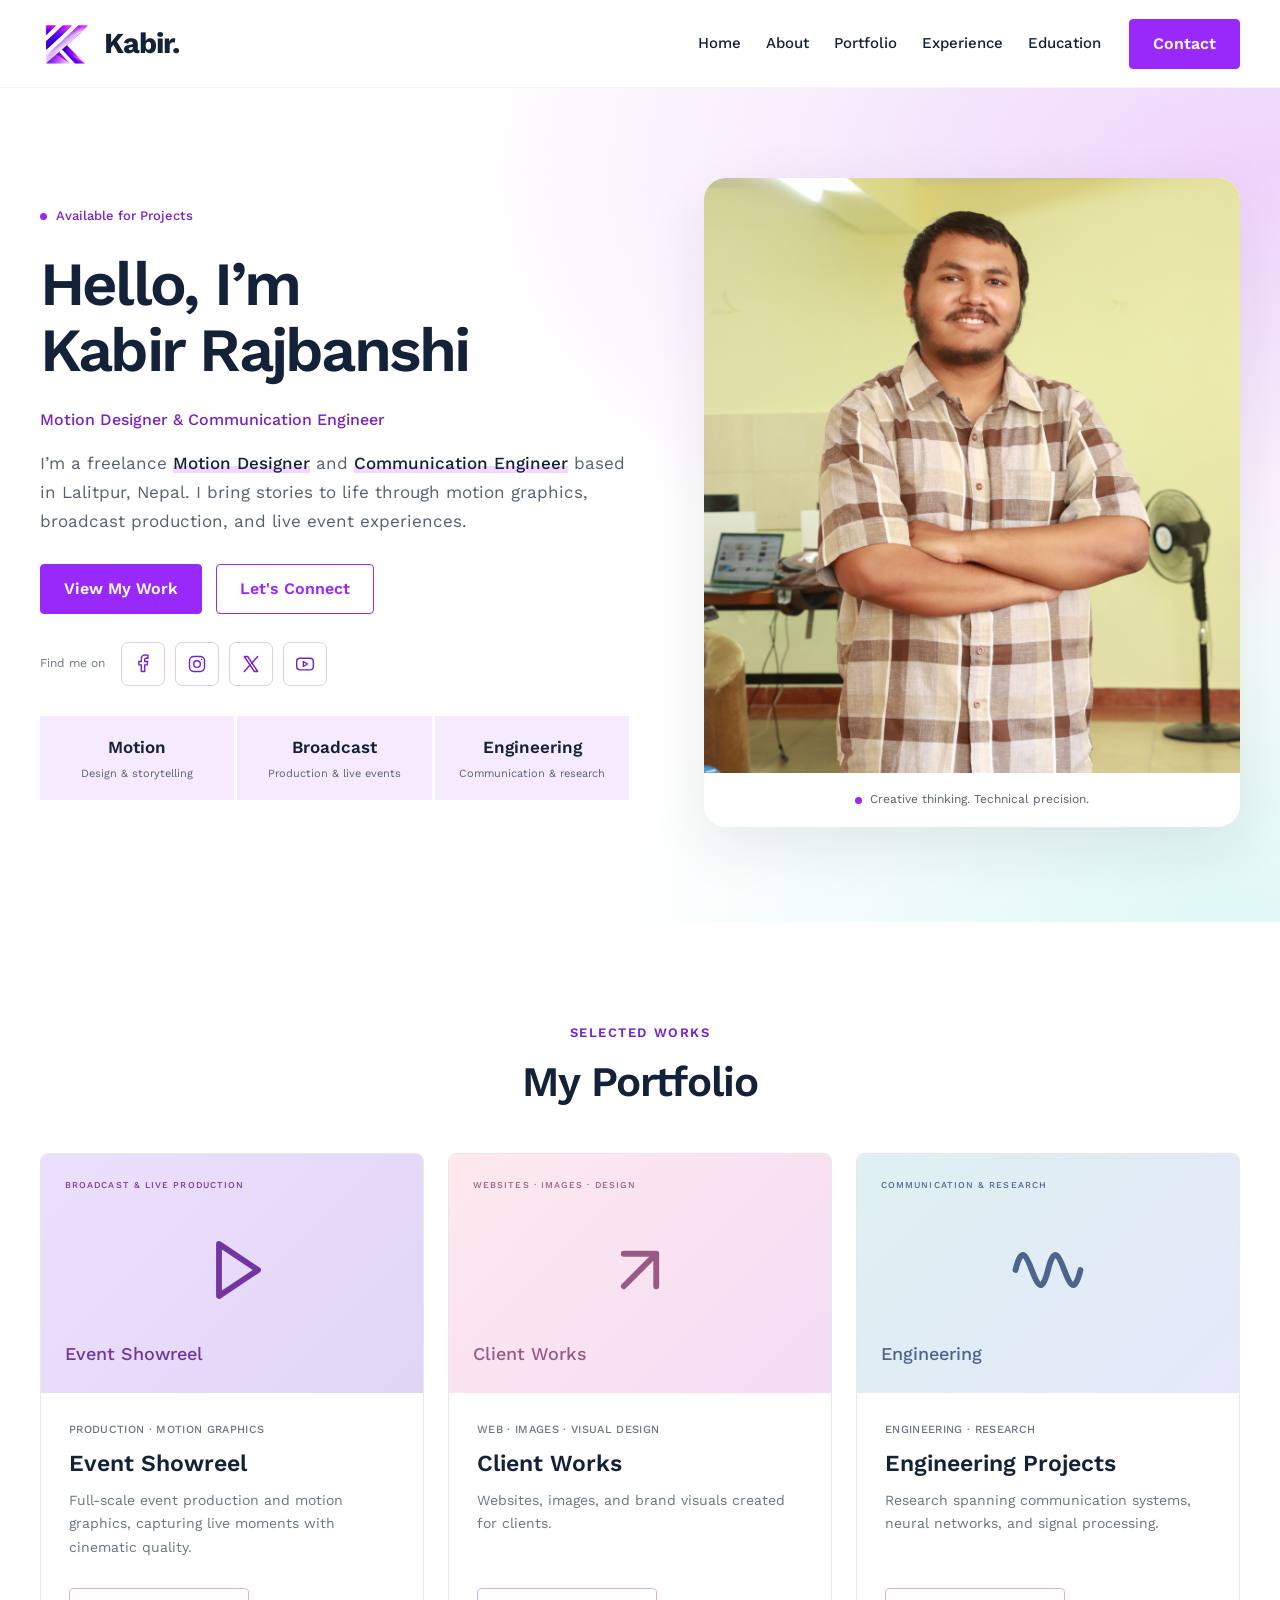
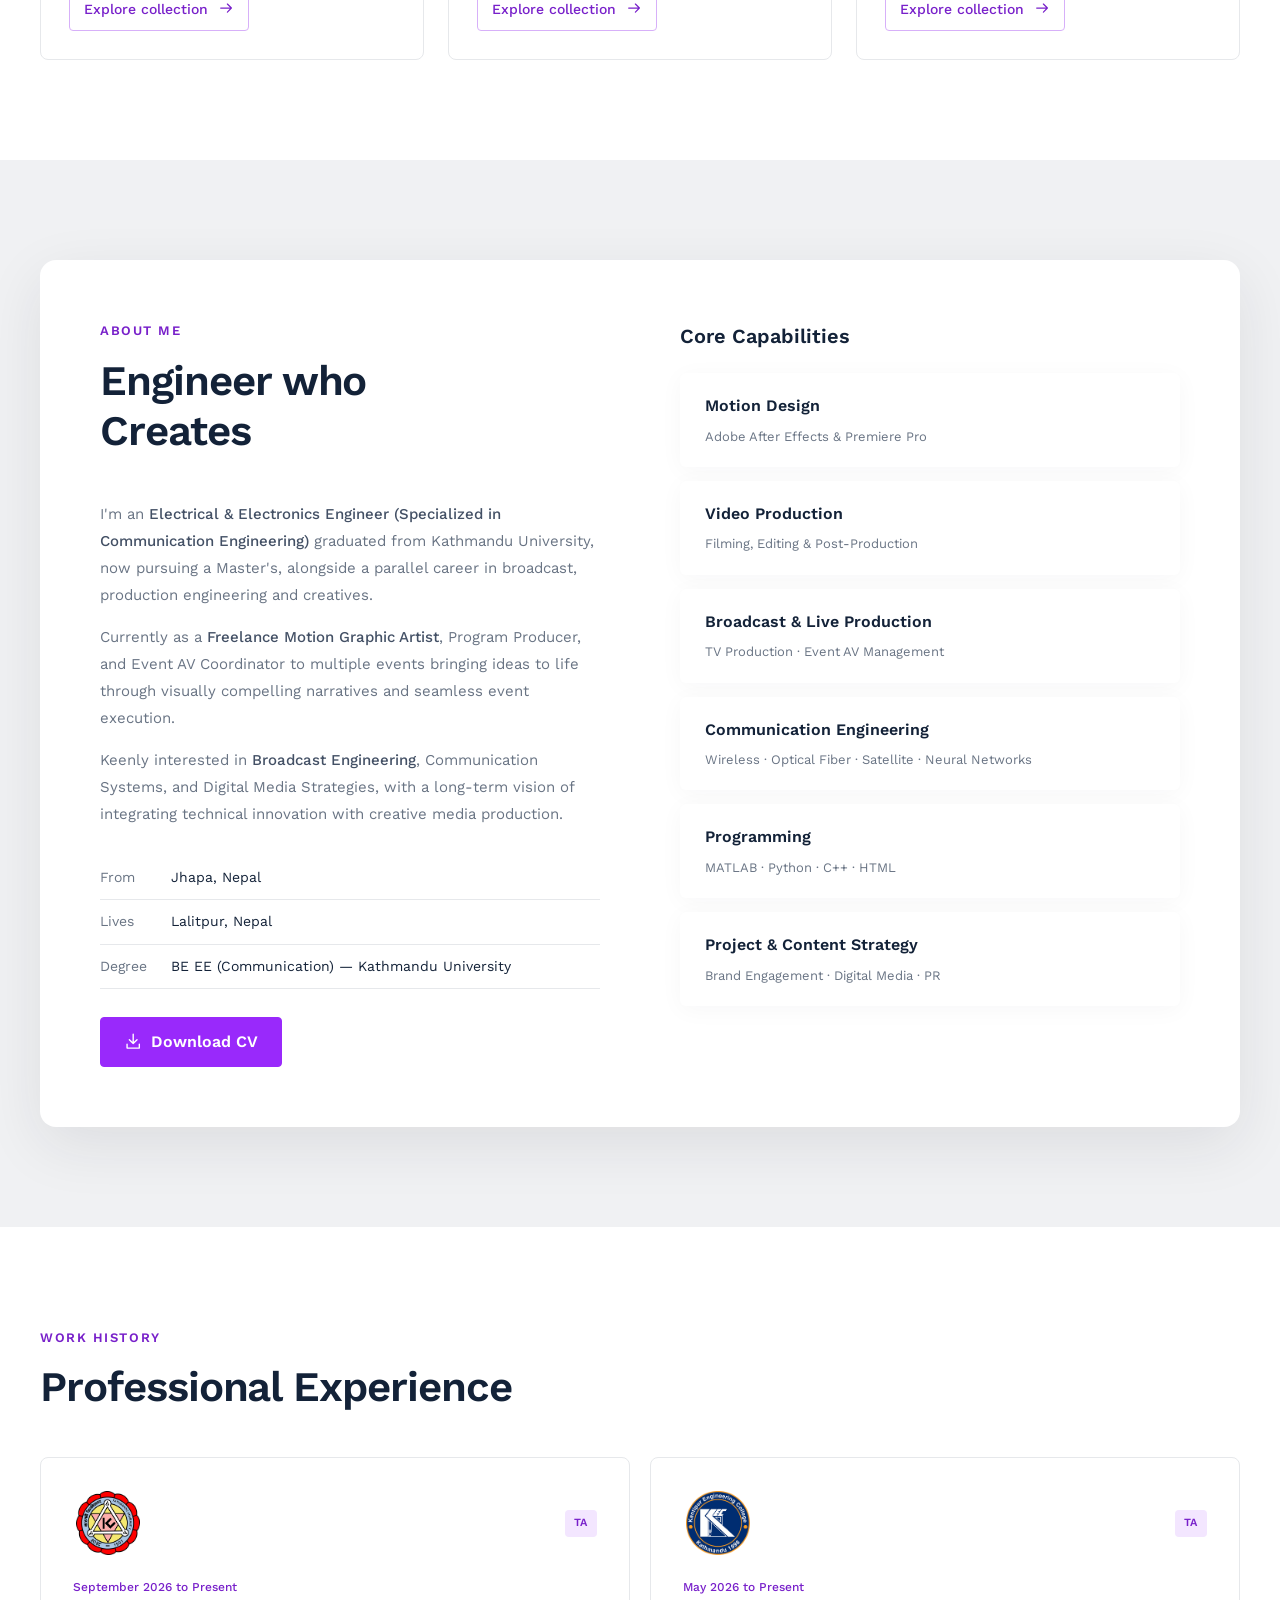
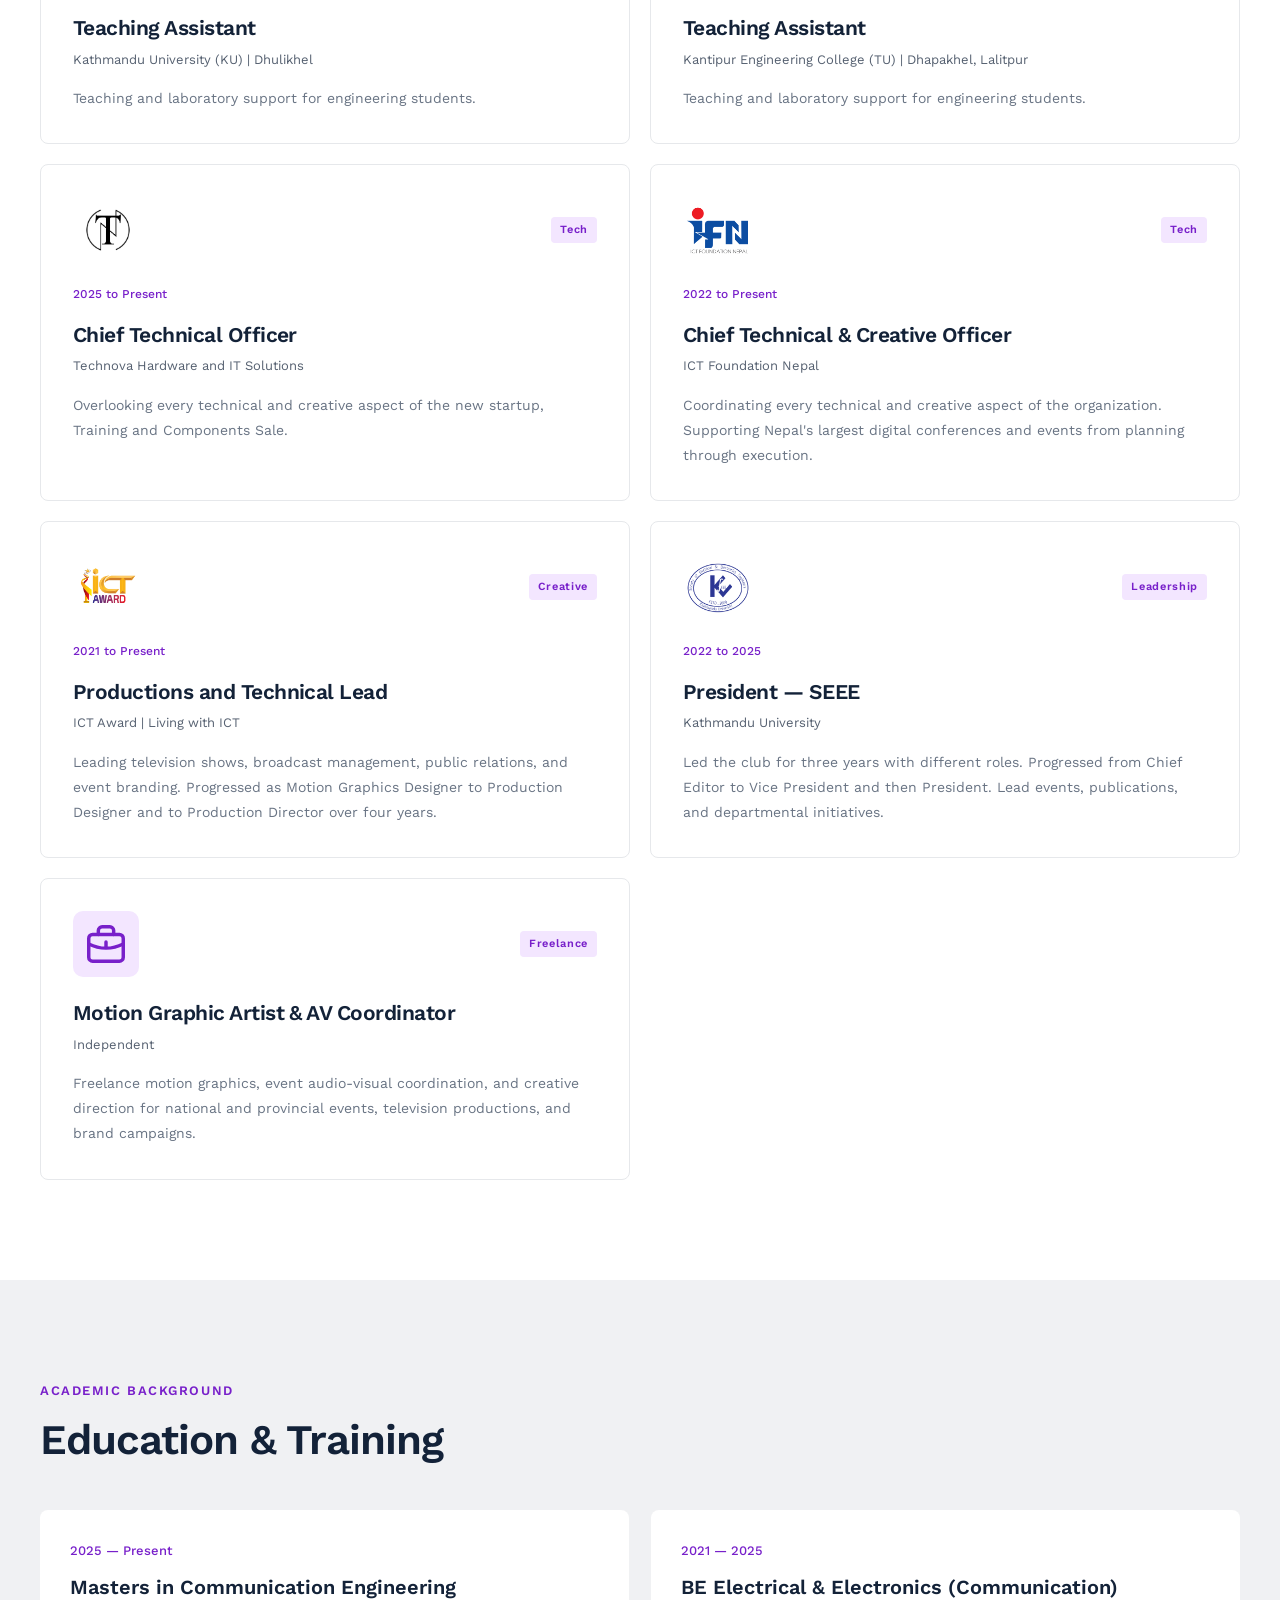
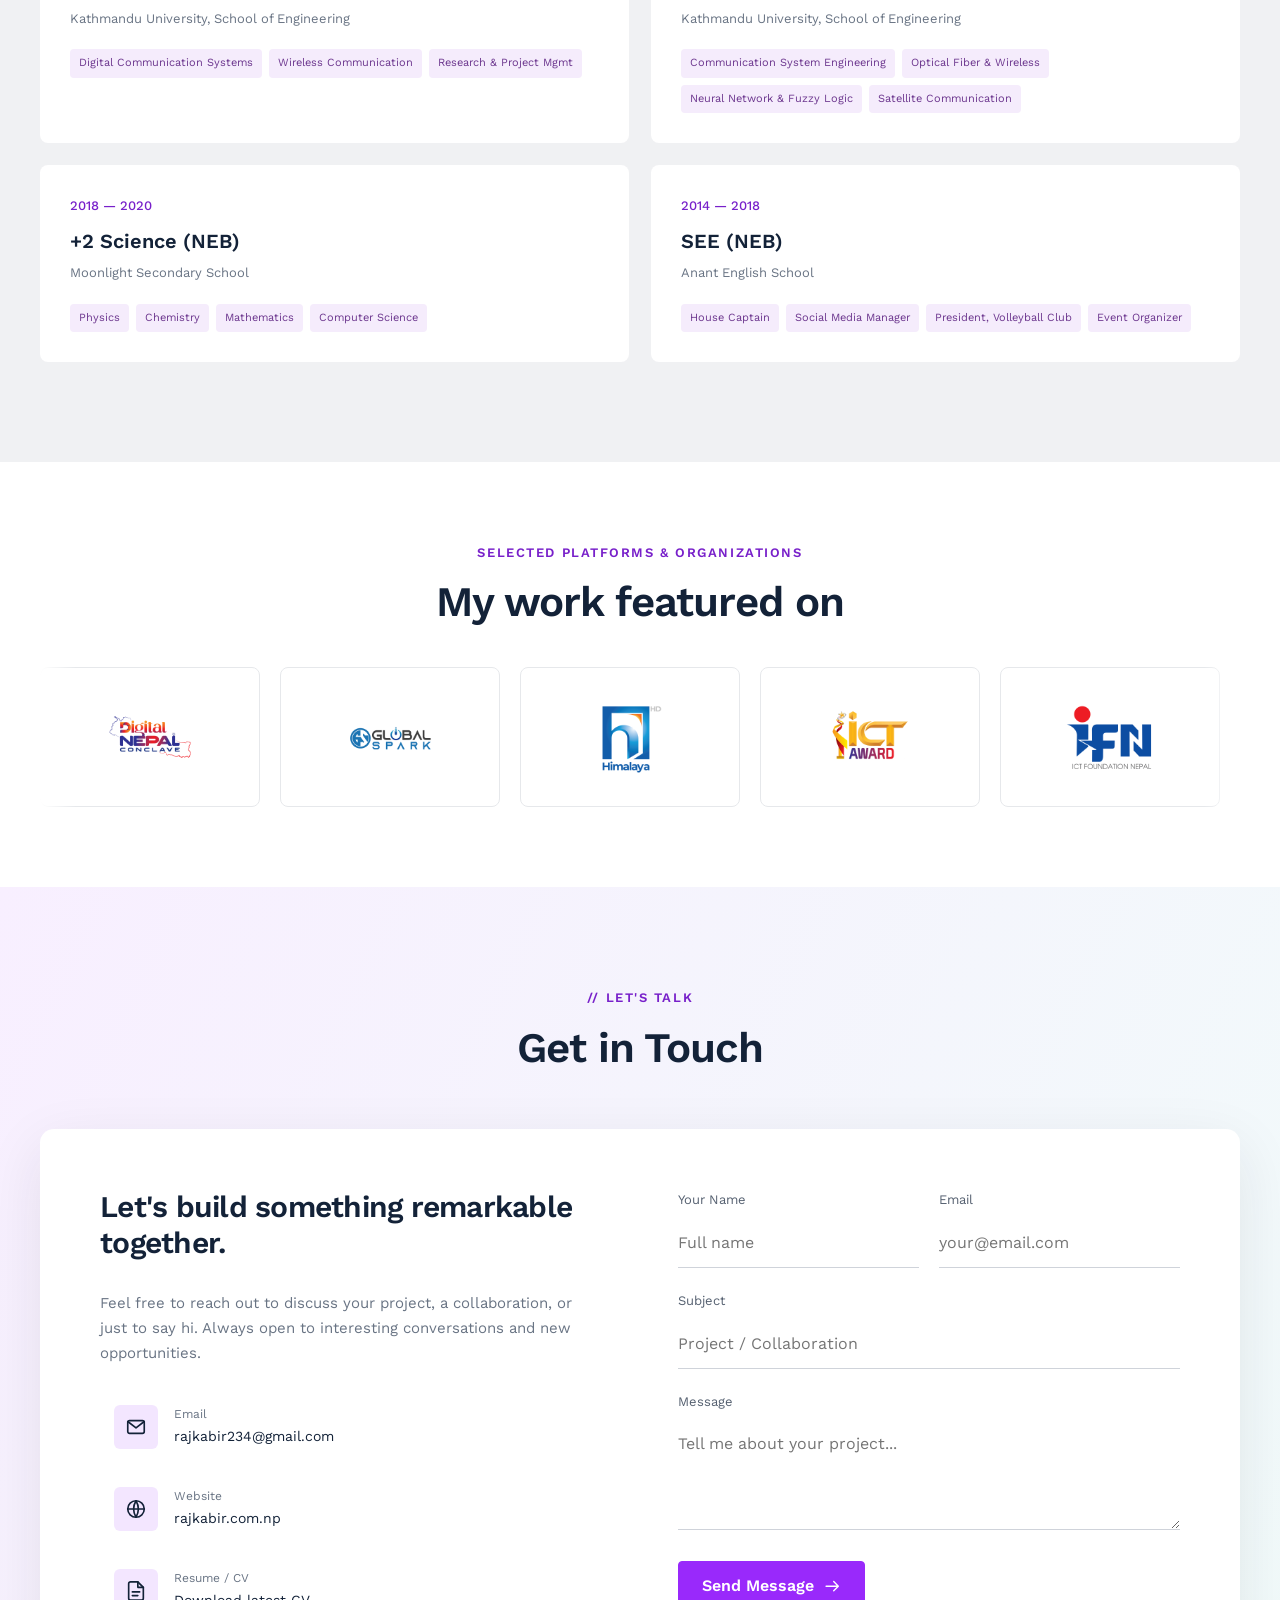
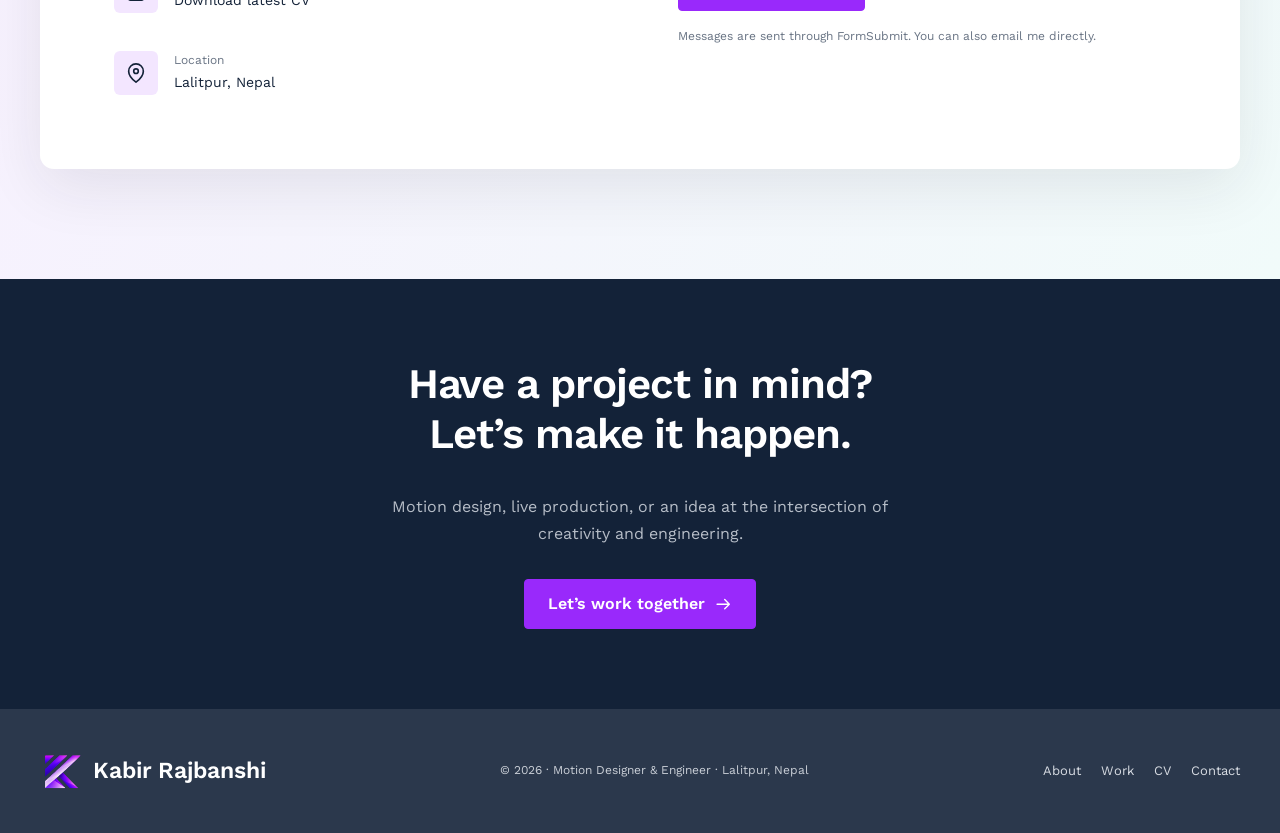
<file: index.html>
<!DOCTYPE html>
<html lang="en">
<head>
<meta charset="UTF-8">
<meta name="viewport" content="width=device-width, initial-scale=1.0">
<title>Kabir Rajbanshi | Portfolio Website</title>
<link rel="preconnect" href="https://fonts.googleapis.com">
<link href="https://fonts.googleapis.com/css2?family=Work+Sans:wght@300;400;500;600;700&display=swap" rel="stylesheet">

<link rel="stylesheet" href="site.css?v=hero-socials-1">
<meta name="description" content="Kabir Rajbanshi — motion designer and communication engineer in Nepal. Explore broadcast production, live events, and engineering research."><link rel="icon" type="image/png" href="assets/kabir-logo.png"><link rel="apple-touch-icon" href="assets/kabir-logo.png"><meta name="theme-color" content="#9929fb"></head>
<body>

<canvas id="bg-canvas"></canvas>
<div id="cur-dot"></div>
<div id="cur-ring"></div>

<!-- ── NAV ── -->
<nav aria-label="Main navigation"><a href="#home" class="nav-logo"><img class="brand-logo" src="assets/kabir-logo.png" alt="" width="52" height="52"><strong>Kabir.</strong></a><button class="menu-toggle" type="button" aria-expanded="false" aria-controls="main-links">Menu <svg class="icon" viewBox="0 0 24 24" fill="none" stroke="currentColor" stroke-width="1.8" stroke-linecap="round" stroke-linejoin="round" aria-hidden="true" focusable="false"><path d="M4 6h16M4 12h16M4 18h16"/></svg></button><ul class="nav-links" id="main-links"><li><a href="#home">Home</a></li><li><a href="#about">About</a></li><li><a href="#portfolio">Portfolio</a></li><li><a href="#experience">Experience</a></li><li><a href="#education">Education</a></li></ul><a href="#contact" class="nav-cta">Contact</a></nav>

<!-- ── HERO ── -->
<section id="home">
  <div class="hero-inner">
    <div class="hero-left">
      <div class="hero-eyebrow">
        <span class="hero-eyebrow-dot"></span>
        Available for Projects
      </div>
      <h1 class="hero-hd">Hello, I’m<br>Kabir Rajbanshi</h1>
      <div class="hero-role">Motion Designer &amp; Communication Engineer</div>
      <p class="hero-desc">I’m a freelance <strong>Motion Designer</strong> and <strong>Communication Engineer</strong> based in Lalitpur, Nepal. I bring stories to life through motion graphics, broadcast production, and live event experiences.</p>
      <div class="hero-btns">
        <a href="#portfolio" class="btn-solid">View My Work</a>
        <a href="#contact" class="btn-outline">Let's Connect</a>
      </div>
      <div class="hero-socials" role="group" aria-label="Social profiles"><span>Find me on</span><div class="social-links"><a href="https://www.facebook.com/rajkabir234/" target="_blank" rel="noopener noreferrer" aria-label="Kabir on Facebook" title="Facebook"><svg viewBox="0 0 24 24" fill="none" stroke="currentColor" stroke-width="1.7" stroke-linecap="round" stroke-linejoin="round" aria-hidden="true" focusable="false"><path d="M14 21v-8h3l.5-4H14V7c0-1.2.4-2 2-2h2V1.5A25 25 0 0 0 15 1c-3 0-5 1.8-5 5v3H7v4h3v8Z"/></svg></a><a href="https://www.instagram.com/rkbr234" target="_blank" rel="noopener noreferrer" aria-label="Kabir on Instagram" title="Instagram"><svg viewBox="0 0 24 24" fill="none" stroke="currentColor" stroke-width="1.7" stroke-linecap="round" stroke-linejoin="round" aria-hidden="true" focusable="false"><rect x="3" y="3" width="18" height="18" rx="5"/><circle cx="12" cy="12" r="4"/><circle cx="17.5" cy="6.5" r=".8" fill="currentColor" stroke="none"/></svg></a><a href="https://x.com/KabirBro2002" target="_blank" rel="noopener noreferrer" aria-label="Kabir on X" title="X"><svg viewBox="0 0 24 24" fill="none" stroke="currentColor" stroke-width="1.7" stroke-linecap="round" stroke-linejoin="round" aria-hidden="true" focusable="false"><path d="M4 3h4l12 18h-4L4 3Z"/><path d="m20 3-7 8M4 21l7-8"/></svg></a><a href="https://www.youtube.com/@rajkabir234" target="_blank" rel="noopener noreferrer" aria-label="Kabir on YouTube" title="YouTube"><svg viewBox="0 0 24 24" fill="none" stroke="currentColor" stroke-width="1.7" stroke-linecap="round" stroke-linejoin="round" aria-hidden="true" focusable="false"><rect x="2" y="5" width="20" height="14" rx="4"/><path d="m10 9 5 3-5 3Z"/></svg></a></div></div>
      <div class="hero-summary"><div><strong>Motion</strong><span>Design &amp; storytelling</span></div><div><strong>Broadcast</strong><span>Production &amp; live events</span></div><div><strong>Engineering</strong><span>Communication &amp; research</span></div></div>
    </div>

    <div class="hero-card"><img class="hero-img" src="assets/kabir-portrait.jpg" alt="Kabir Rajbanshi" fetchpriority="high" decoding="async"><span class="portrait-caption"><span></span> Creative thinking. Technical precision.</span></div>
  </div>
</section>

<!-- ── PORTFOLIO ── -->
<section id="portfolio" class="sec" >
  <div class="sec-inner">
    <div class="reveal">
      <div class="sec-label">Selected Works</div>
      <h2 class="sec-title">My <span class="acc ital">Portfolio</span></h2>
    </div>
    <div class="port-grid reveal">
      <a class="port-card" href="event-showreel.html" aria-label="Open event showreel">
        <div class="port-img-wrap">
          <div class="category-art category-1" aria-hidden="true"><span>BROADCAST & LIVE PRODUCTION</span><strong><svg class="icon" viewBox="0 0 24 24" fill="none" stroke="currentColor" stroke-width="1.8" stroke-linecap="round" stroke-linejoin="round" aria-hidden="true" focusable="false"><path d="m8 4 12 8-12 8Z"/></svg></strong><b>Event Showreel</b></div>
        </div>
        <div class="port-info">
          <div class="port-cat">Production · Motion Graphics</div>
          <div class="port-title">Event Showreel</div>
          <div class="port-desc">Full-scale event production and motion graphics, capturing live moments with cinematic quality.</div>
        </div>
        <div class="port-hover"><div class="port-hover-btn">Explore collection <svg class="icon" viewBox="0 0 24 24" fill="none" stroke="currentColor" stroke-width="1.8" stroke-linecap="round" stroke-linejoin="round" aria-hidden="true" focusable="false"><path d="M4 12h16m-6-6 6 6-6 6"/></svg></div></div>
      </a>
      <a class="port-card" href="client-works.html" aria-label="Open client works">
        <div class="port-img-wrap">
          <div class="category-art category-2" aria-hidden="true"><span>WEBSITES · IMAGES · DESIGN</span><strong><svg class="icon" viewBox="0 0 24 24" fill="none" stroke="currentColor" stroke-width="1.8" stroke-linecap="round" stroke-linejoin="round" aria-hidden="true" focusable="false"><path d="M7 17 17 7M7 7h10v10"/></svg></strong><b>Client Works</b></div>
        </div>
        <div class="port-info">
          <div class="port-cat">Web · Images · Visual Design</div>
          <div class="port-title">Client Works</div>
          <div class="port-desc">Websites, images, and brand visuals created for clients.</div>
        </div>
        <div class="port-hover"><div class="port-hover-btn">Explore collection <svg class="icon" viewBox="0 0 24 24" fill="none" stroke="currentColor" stroke-width="1.8" stroke-linecap="round" stroke-linejoin="round" aria-hidden="true" focusable="false"><path d="M4 12h16m-6-6 6 6-6 6"/></svg></div></div>
      </a>
      <a class="port-card" href="engineering-projects.html" aria-label="Open engineering projects">
        <div class="port-img-wrap">
          <div class="category-art category-3" aria-hidden="true"><span>COMMUNICATION & RESEARCH</span><strong><svg class="icon" viewBox="0 0 24 24" fill="none" stroke="currentColor" stroke-width="1.8" stroke-linecap="round" stroke-linejoin="round" aria-hidden="true" focusable="false"><path d="M2 12c4-16 6 16 10 0s6 16 10 0"/></svg></strong><b>Engineering</b></div>
        </div>
        <div class="port-info">
          <div class="port-cat">Engineering · Research</div>
          <div class="port-title">Engineering Projects</div>
          <div class="port-desc">Research spanning communication systems, neural networks, and signal processing.</div>
        </div>
        <div class="port-hover"><div class="port-hover-btn">Explore collection <svg class="icon" viewBox="0 0 24 24" fill="none" stroke="currentColor" stroke-width="1.8" stroke-linecap="round" stroke-linejoin="round" aria-hidden="true" focusable="false"><path d="M4 12h16m-6-6 6 6-6 6"/></svg></div></div>
      </a>
    </div>
  </div>
</section>
<!-- ── ABOUT ── -->
<section id="about" class="sec">
  <div class="sec-inner about-grid reveal">
    <div>
      <div class="sec-label">About Me</div>
      <h2 class="sec-title">Engineer <span class="ital acc">who</span><br>Creates</h2>
      <p class="about-text">I'm an <strong>Electrical &amp; Electronics Engineer (Specialized in Communication Engineering)</strong> graduated from Kathmandu University, now pursuing a Master's, alongside a parallel career in broadcast, production engineering and creatives.</p>
      <p class="about-text">Currently as a <strong>Freelance Motion Graphic Artist</strong>, Program Producer, and Event AV Coordinator to multiple events bringing ideas to life through visually compelling narratives and seamless event execution.</p>
      <p class="about-text">Keenly interested in <strong>Broadcast Engineering</strong>, Communication Systems, and Digital Media Strategies, with a long-term vision of integrating technical innovation with creative media production.</p>
      <div class="about-details">
        <div class="detail-row"><span class="dk">From</span><span class="dv">Jhapa, Nepal</span></div>
        <div class="detail-row"><span class="dk">Lives</span><span class="dv">Lalitpur, Nepal</span></div>
        
        <div class="detail-row"><span class="dk">Degree</span><span class="dv">BE EE (Communication) — Kathmandu University</span></div>
      </div>
      <a href="CV_Kabir%20Rajbanshi.pdf" class="btn-solid" target="_blank"><svg class="icon" viewBox="0 0 24 24" fill="none" stroke="currentColor" stroke-width="1.8" stroke-linecap="round" stroke-linejoin="round" aria-hidden="true" focusable="false"><path d="M12 3v12m-5-5 5 5 5-5M4 16v5h16v-5"/></svg> Download CV</a>
    </div>
    <div>
      <div class="skills-label">Core Capabilities</div>
      <div class="skill-block">
        <div class="sk-top"><span class="sk-name">Motion Design</span></div>
        <div class="sk-sub">Adobe After Effects & Premiere Pro</div>
        
      </div>
      <div class="skill-block">
        <div class="sk-top"><span class="sk-name">Video Production</span></div>
        <div class="sk-sub">Filming, Editing & Post-Production</div>
        
      </div>
      <div class="skill-block">
        <div class="sk-top"><span class="sk-name">Broadcast & Live Production</span></div>
        <div class="sk-sub">TV Production · Event AV Management</div>
        
      </div>
      <div class="skill-block">
        <div class="sk-top"><span class="sk-name">Communication Engineering</span></div>
        <div class="sk-sub">Wireless · Optical Fiber · Satellite · Neural Networks</div>
        
      </div>
      <div class="skill-block">
        <div class="sk-top"><span class="sk-name">Programming</span></div>
        <div class="sk-sub">MATLAB · Python · C++ · HTML</div>
        
      </div>
      <div class="skill-block">
        <div class="sk-top"><span class="sk-name">Project & Content Strategy</span></div>
        <div class="sk-sub">Brand Engagement · Digital Media · PR</div>
        
      </div>
    </div>
  </div>
</section>

<!-- ── EXPERIENCE ── -->
<section id="experience" class="sec">
  <div class="sec-inner">
    <div class="reveal">
      <div class="sec-label">Work History</div>
      <h2 class="sec-title">Professional <span class="acc ital">Experience</span></h2>
    </div>
    <div class="exp-grid reveal">
<article class="exp-card"><div class="exp-header"><div class="exp-logos"><img src="assets/workplaces/Kathmandu_University_Logo.webp" alt="Kathmandu University logo" width="64" height="64" loading="lazy"></div><div class="exp-category">TA</div></div><div class="exp-period">September 2026 to Present</div><h3 class="exp-title">Teaching Assistant</h3><div class="exp-org">Kathmandu University (KU) | Dhulikhel</div><p class="exp-desc">Teaching and laboratory support for engineering students.</p></article>
<article class="exp-card"><div class="exp-header"><div class="exp-logos"><img src="assets/workplaces/Kantipur-Engineering.png" alt="Kantipur Engineering College logo" width="64" height="64" loading="lazy"></div><div class="exp-category">TA</div></div><div class="exp-period">May 2026 to Present</div><h3 class="exp-title">Teaching Assistant</h3><div class="exp-org">Kantipur Engineering College (TU) | Dhapakhel, Lalitpur</div><p class="exp-desc">Teaching and laboratory support for engineering students.</p></article>
<article class="exp-card"><div class="exp-header"><div class="exp-logos"><img src="assets/workplaces/TechNova-2.png" alt="Technova Hardware and IT Solutions logo" width="64" height="64" loading="lazy"></div><div class="exp-category">Tech</div></div><div class="exp-period">2025 to Present</div><h3 class="exp-title">Chief Technical Officer</h3><div class="exp-org">Technova Hardware and IT Solutions</div><p class="exp-desc">Overlooking every technical and creative aspect of the new startup, Training and Components Sale.</p></article>
<article class="exp-card"><div class="exp-header"><div class="exp-logos"><img src="assets/workplaces/ifn.png" alt="ICT Foundation Nepal logo" width="64" height="64" loading="lazy"></div><div class="exp-category">Tech</div></div><div class="exp-period">2022 to Present</div><h3 class="exp-title">Chief Technical &amp; Creative Officer</h3><div class="exp-org">ICT Foundation Nepal</div><p class="exp-desc">Coordinating every technical and creative aspect of the organization. Supporting Nepal&#x27;s largest digital conferences and events from planning through execution.</p></article>
<article class="exp-card"><div class="exp-header"><div class="exp-logos"><img src="assets/workplaces/ict-award.png" alt="ICT Award logo" width="64" height="64" loading="lazy"></div><div class="exp-category">Creative</div></div><div class="exp-period">2021 to Present</div><h3 class="exp-title">Productions and Technical Lead</h3><div class="exp-org">ICT Award | Living with ICT</div><p class="exp-desc">Leading television shows, broadcast management, public relations, and event branding. Progressed as Motion Graphics Designer to Production Designer and to Production Director over four years.</p></article>
<article class="exp-card"><div class="exp-header"><div class="exp-logos"><img src="assets/workplaces/seee-ku.png" alt="SEEE Kathmandu University logo" width="64" height="64" loading="lazy"></div><div class="exp-category">Leadership</div></div><div class="exp-period">2022 to 2025</div><h3 class="exp-title">President — SEEE</h3><div class="exp-org">Kathmandu University</div><p class="exp-desc">Led the club for three years with different roles. Progressed from Chief Editor to Vice President and then President. Lead events, publications, and departmental initiatives.</p></article>
<article class="exp-card"><div class="exp-header"><div class="exp-logos"><svg class="icon" viewBox="0 0 24 24" fill="none" stroke="currentColor" stroke-width="1.8" stroke-linecap="round" stroke-linejoin="round" aria-hidden="true"><rect x="3" y="7" width="18" height="14" rx="2"/><path d="M8 7V5a2 2 0 0 1 2-2h4a2 2 0 0 1 2 2v2M3 12a20 20 0 0 0 18 0M12 11v3"/></svg></div><div class="exp-category">Freelance</div></div><h3 class="exp-title">Motion Graphic Artist &amp; AV Coordinator</h3><div class="exp-org">Independent</div><p class="exp-desc">Freelance motion graphics, event audio-visual coordination, and creative direction for national and provincial events, television productions, and brand campaigns.</p></article>
    </div>
  </div>
</section>

<!-- ── EDUCATION ── -->
<section id="education" class="sec">
  <div class="sec-inner">
    <div class="reveal">
      <div class="sec-label">Academic Background</div>
      <h2 class="sec-title">Education <span class="out">&</span> <span class="acc ital">Training</span></h2>
    </div>
    <div class="edu-timeline reveal">
      <div class="edu-item">
        <div class="edu-year">2025 — Present</div>
        <div>
          <div class="edu-degree">Masters in Communication Engineering</div>
          <div class="edu-inst">Kathmandu University, School of Engineering</div>
          <div class="edu-tags">
            <span class="edu-tag">Digital Communication Systems</span>
            <span class="edu-tag">Wireless Communication</span>
            <span class="edu-tag">Research & Project Mgmt</span>
          </div>
        </div>
      </div>
      <div class="edu-item">
        <div class="edu-year">2021 — 2025</div>
        <div>
          <div class="edu-degree">BE Electrical & Electronics (Communication)</div>
          <div class="edu-inst">Kathmandu University, School of Engineering</div>
          <div class="edu-tags">
            <span class="edu-tag">Communication System Engineering</span>
            <span class="edu-tag">Optical Fiber & Wireless</span>
            <span class="edu-tag">Neural Network & Fuzzy Logic</span>
            <span class="edu-tag">Satellite Communication</span>
          </div>
        </div>
      </div>
      <div class="edu-item">
        <div class="edu-year">2018 — 2020</div>
        <div>
          <div class="edu-degree">+2 Science (NEB)</div>
          <div class="edu-inst">Moonlight Secondary School</div>
          <div class="edu-tags">
            <span class="edu-tag">Physics</span><span class="edu-tag">Chemistry</span>
            <span class="edu-tag">Mathematics</span><span class="edu-tag">Computer Science</span>
          </div>
        </div>
      </div>
      <div class="edu-item">
        <div class="edu-year">2014 — 2018</div>
        <div>
          <div class="edu-degree">SEE (NEB)</div>
          <div class="edu-inst">Anant English School</div>
          <div class="edu-tags">
            <span class="edu-tag">House Captain</span>
            <span class="edu-tag">Social Media Manager</span>
            <span class="edu-tag">President, Volleyball Club</span>
            <span class="edu-tag">Event Organizer</span>
          </div>
        </div>
      </div>
    </div>
  </div>
</section>

<!-- ── CLIENTS ── -->
<section id="clients" class="sec" style="padding-top:80px;padding-bottom:80px;">
  <div class="sec-inner">
    <div class="reveal" style="text-align:center;margin-bottom:40px;">
      <div class="sec-label" style="justify-content:center">Selected platforms & organizations</div>
      <h2 class="sec-title" style="margin-bottom:0">My work <span class="acc ital">featured on</span></h2>
    </div>
    <div class="logo-marquee" id="featured-marquee"><div class="logo-track"><div class="featured-logos"><div class="featured-logo"><img src="Work%20Featured/dnc.png" alt="Digital Nepal Conclave" loading="lazy" width="220" height="100"></div><div class="featured-logo"><img src="Work%20Featured/global-spark.png" alt="Global Spark" loading="lazy" width="220" height="100"></div><div class="featured-logo"><img src="Work%20Featured/himalaya-tv.png" alt="Himalaya TV" loading="lazy" width="220" height="100"></div><div class="featured-logo"><img src="Work%20Featured/ict-award.png" alt="ICT Award" loading="lazy" width="220" height="100"></div><div class="featured-logo"><img src="Work%20Featured/ifn.png" alt="ICT Foundation Nepal" loading="lazy" width="220" height="100"></div><div class="featured-logo"><img src="Work%20Featured/kantipur-tv.png" alt="Kantipur TV" loading="lazy" width="220" height="100"></div><div class="featured-logo"><img src="Work%20Featured/KU.png" alt="Kathmandu University" loading="lazy" width="220" height="100"></div></div><div class="featured-logos logo-copy" aria-hidden="true"><div class="featured-logo"><img src="Work%20Featured/dnc.png" alt="" loading="lazy" width="220" height="100"></div><div class="featured-logo"><img src="Work%20Featured/global-spark.png" alt="" loading="lazy" width="220" height="100"></div><div class="featured-logo"><img src="Work%20Featured/himalaya-tv.png" alt="" loading="lazy" width="220" height="100"></div><div class="featured-logo"><img src="Work%20Featured/ict-award.png" alt="" loading="lazy" width="220" height="100"></div><div class="featured-logo"><img src="Work%20Featured/ifn.png" alt="" loading="lazy" width="220" height="100"></div><div class="featured-logo"><img src="Work%20Featured/kantipur-tv.png" alt="" loading="lazy" width="220" height="100"></div><div class="featured-logo"><img src="Work%20Featured/KU.png" alt="" loading="lazy" width="220" height="100"></div></div></div></div>
  </div>
</section>



<!-- ── CONTACT ── -->
<section id="contact" class="sec">
  <div class="sec-inner">
    <div class="reveal" style="text-align:center;margin-bottom:0">
      <div class="sec-label" style="justify-content:center">// Let's Talk</div>
      <h2 class="sec-title" style="margin-bottom:56px">Get in <span class="acc ital">Touch</span></h2>
    </div>
    <div class="contact-grid reveal">
      <div>
        <h3 class="contact-heading">Let's build something <span class="acc">remarkable</span> together.</h3>
        <p class="contact-desc">Feel free to reach out to discuss your project, a collaboration, or just to say hi. Always open to interesting conversations and new opportunities.</p>
        <div class="c-links">
          <a href="mailto:rajkabir234@gmail.com" class="c-link">
            <div class="c-link-icon"><svg class="icon" viewBox="0 0 24 24" fill="none" stroke="currentColor" stroke-width="1.8" stroke-linecap="round" stroke-linejoin="round" aria-hidden="true" focusable="false"><rect x="3" y="5" width="18" height="14" rx="2"/><path d="m3 6 9 7 9-7"/></svg></div>
            <div><span class="c-lbl">Email</span><span class="c-val">rajkabir234@gmail.com</span></div>
          </a>
          <a href="https://rajkabir.com.np" class="c-link" target="_blank">
            <div class="c-link-icon"><svg class="icon" viewBox="0 0 24 24" fill="none" stroke="currentColor" stroke-width="1.8" stroke-linecap="round" stroke-linejoin="round" aria-hidden="true" focusable="false"><circle cx="12" cy="12" r="9"/><path d="M3 12h18M12 3a18 18 0 0 1 0 18 18 18 0 0 1 0-18Z"/></svg></div>
            <div><span class="c-lbl">Website</span><span class="c-val">rajkabir.com.np</span></div>
          </a>
          <a href="CV_Kabir%20Rajbanshi.pdf" class="c-link" target="_blank">
            <div class="c-link-icon"><svg class="icon" viewBox="0 0 24 24" fill="none" stroke="currentColor" stroke-width="1.8" stroke-linecap="round" stroke-linejoin="round" aria-hidden="true" focusable="false"><path d="M14 2H6a2 2 0 0 0-2 2v16a2 2 0 0 0 2 2h12a2 2 0 0 0 2-2V8Z"/><path d="M14 2v6h6M8 13h8M8 17h6"/></svg></div>
            <div><span class="c-lbl">Resume / CV</span><span class="c-val">Download latest CV</span></div>
          </a>
          <div class="c-link">
            <div class="c-link-icon"><svg class="icon" viewBox="0 0 24 24" fill="none" stroke="currentColor" stroke-width="1.8" stroke-linecap="round" stroke-linejoin="round" aria-hidden="true" focusable="false"><path d="M20 10c0 6-8 12-8 12S4 16 4 10a8 8 0 1 1 16 0Z"/><circle cx="12" cy="10" r="2.5"/></svg></div>
            <div><span class="c-lbl">Location</span><span class="c-val">Lalitpur, Nepal</span></div>
          </div>
        </div>
      </div>
      <form id="contact-form" action="https://formsubmit.co/rajkabir234@gmail.com" method="POST">
        <input type="hidden" name="_subject" value="New portfolio inquiry — rajkabir.com.np">
        <input type="hidden" name="_captcha" value="true">
        <input type="hidden" name="_template" value="table">
        <input type="text" name="_honey" style="display:none" tabindex="-1" autocomplete="off">
        <div class="form-row"><div class="form-group"><label class="form-label" for="contact-name">Your Name</label><input id="contact-name" autocomplete="name" name="name" type="text" class="form-input" placeholder="Full name" required></div>
        <div class="form-group"><label class="form-label" for="contact-email">Email</label><input id="contact-email" autocomplete="email" name="email" type="email" class="form-input" placeholder="your@email.com" required></div></div>
        <div class="form-group"><label class="form-label" for="contact-subject">Subject</label><input id="contact-subject" name="subject" type="text" class="form-input" placeholder="Project / Collaboration" required></div>
        <div class="form-group"><label class="form-label" for="contact-message">Message</label><textarea id="contact-message" name="message" class="form-textarea" placeholder="Tell me about your project..." required></textarea></div>
        <button class="btn-solid" type="submit">Send Message <svg class="icon" viewBox="0 0 24 24" fill="none" stroke="currentColor" stroke-width="1.8" stroke-linecap="round" stroke-linejoin="round" aria-hidden="true" focusable="false"><path d="M4 12h16m-6-6 6 6-6 6"/></svg></button>
        <p class="form-note">Messages are sent through FormSubmit. You can also email me directly.</p>
      </form>
    </div>
  </div>
</section>

<!-- ── FOOTER ── -->
<section class="project-cta"><h2>Have a project in mind?<br>Let’s make it happen.</h2><p>Motion design, live production, or an idea at the intersection of creativity and engineering.</p><a class="btn-solid" href="#contact">Let’s work together <svg class="icon" viewBox="0 0 24 24" fill="none" stroke="currentColor" stroke-width="1.8" stroke-linecap="round" stroke-linejoin="round" aria-hidden="true" focusable="false"><path d="M4 12h16m-6-6 6 6-6 6"/></svg></a></section><footer>
  <div class="foot-inner">
    <div class="foot-brand"><img class="brand-logo" src="assets/kabir-logo.png" alt="" width="44" height="44">Kabir <em>Rajbanshi</em></div>
    <div class="foot-meta">© 2026 · Motion Designer & Engineer · Lalitpur, Nepal</div>
    <div class="foot-links">
      <a href="#about">About</a>
      <a href="#portfolio">Work</a>
      <a href="CV_Kabir%20Rajbanshi.pdf" target="_blank">CV</a>
      <a href="#contact">Contact</a>
    </div>
  </div>
</footer>


<script>
const toggle=document.querySelector('.menu-toggle');
const links=document.querySelector('.nav-links');
toggle.addEventListener('click',()=>{const open=toggle.getAttribute('aria-expanded')!=='true';toggle.setAttribute('aria-expanded',String(open));links.classList.toggle('is-open',open);});
links.querySelectorAll('a').forEach(a=>a.addEventListener('click',()=>{toggle.setAttribute('aria-expanded','false');links.classList.remove('is-open');}));
document.addEventListener('keydown',e=>{if(e.key==='Escape'){toggle.setAttribute('aria-expanded','false');links.classList.remove('is-open');}});
</script></body>
</html>
</file>
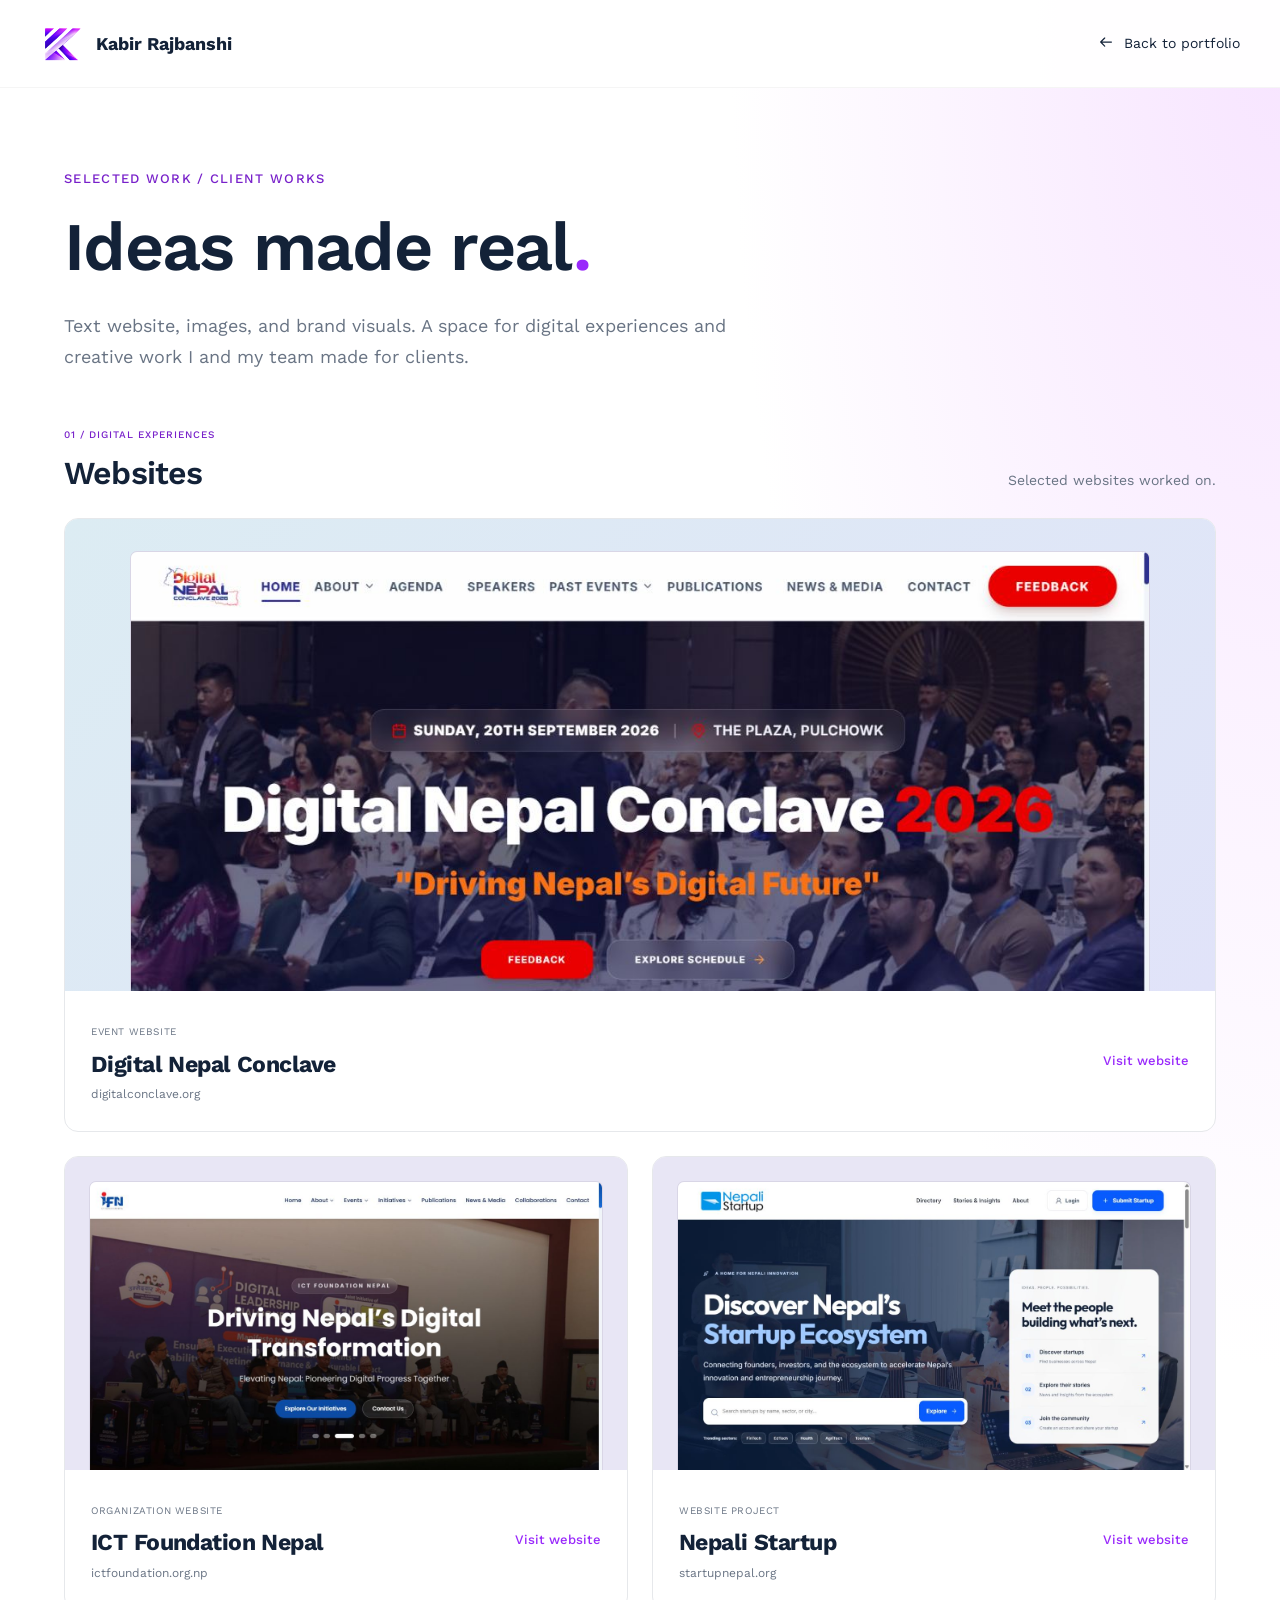
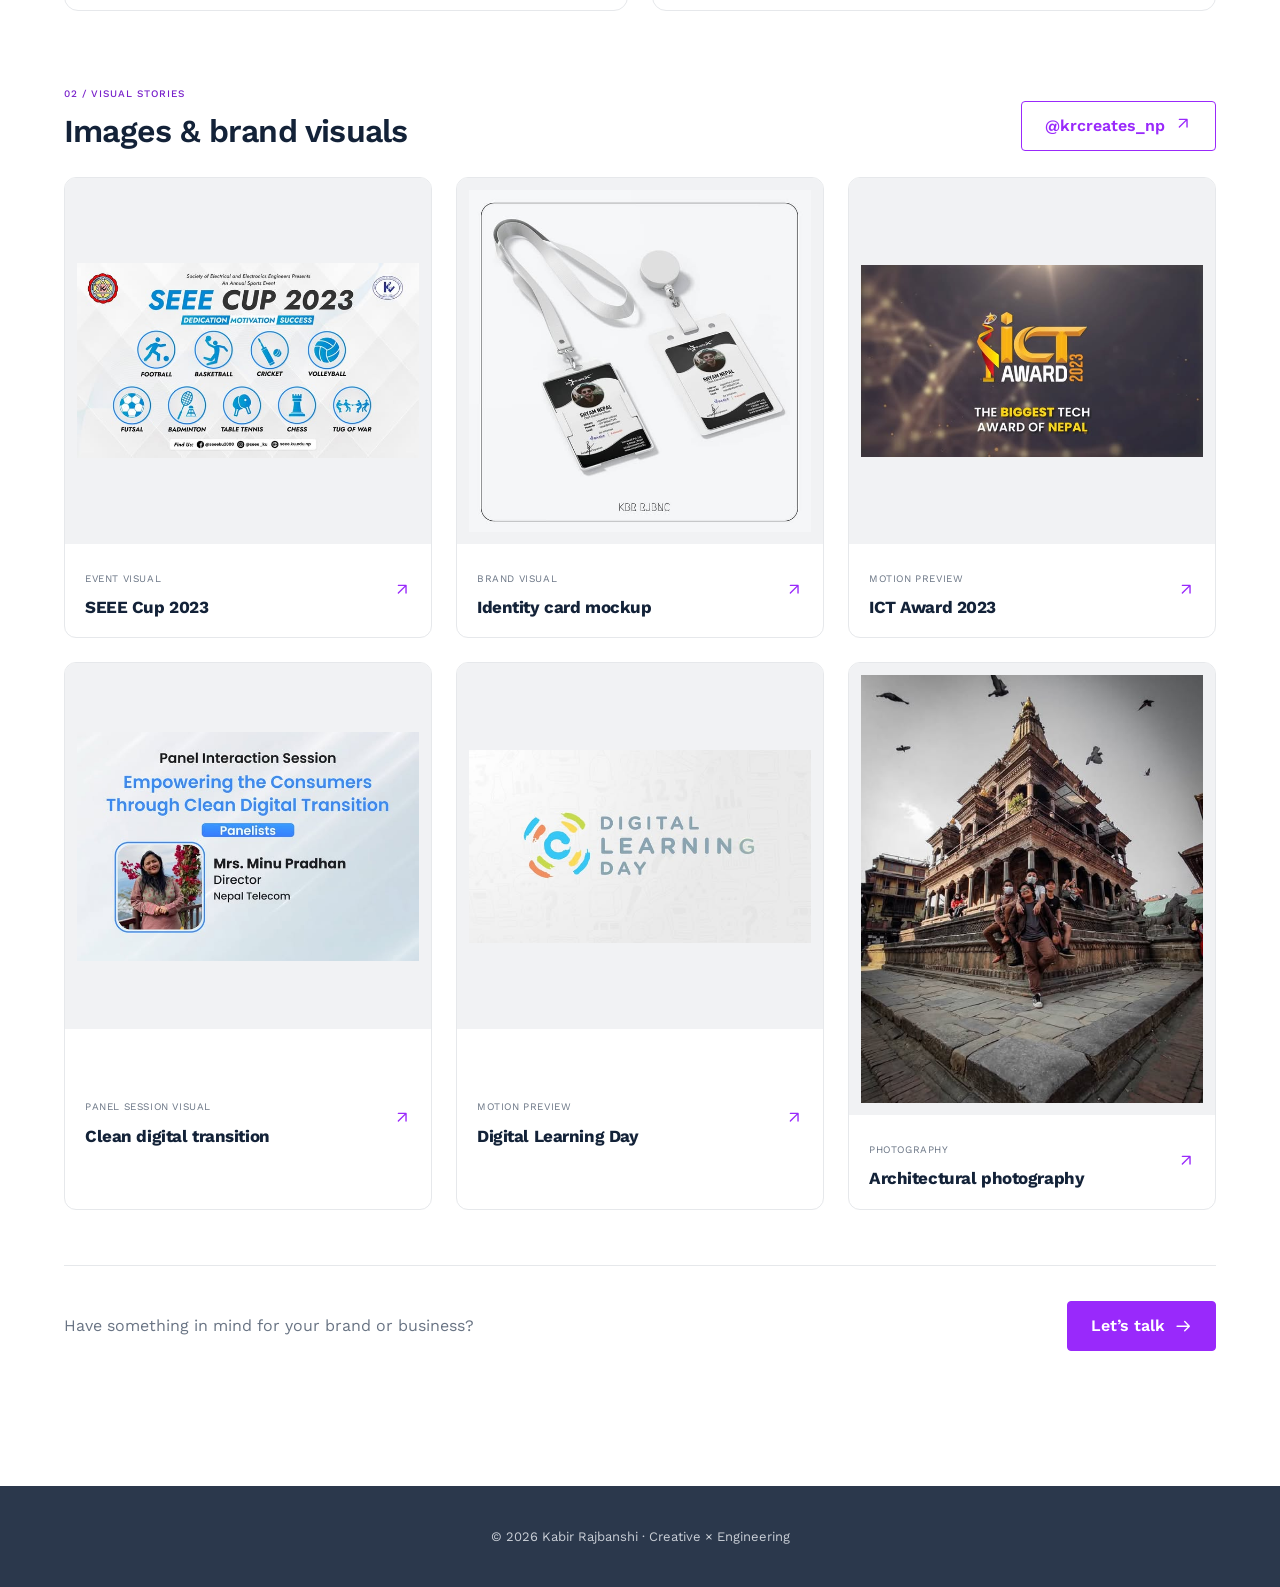
<file: client-works.html>
<!doctype html>
<html lang="en"><head><meta charset="utf-8"><meta name="viewport" content="width=device-width,initial-scale=1"><title>Kabir Rajbanshi | Portfolio Website</title><meta name="description" content="Explore websites and visual design by Kabir Rajbanshi."><link rel="preconnect" href="https://fonts.googleapis.com"><link href="https://fonts.googleapis.com/css2?family=Work+Sans:wght@300;400;500;600;700&display=swap" rel="stylesheet"><link rel="stylesheet" href="site.css?v=svg-icons-1"><link rel="icon" type="image/png" href="assets/kabir-logo.png"><link rel="apple-touch-icon" href="assets/kabir-logo.png"><meta name="theme-color" content="#9929fb"></head>
<body class="collection client-collection"><nav><a href="index.html" class="collection-brand"><img class="brand-logo" src="assets/kabir-logo.png" alt="" width="44" height="44"><strong>Kabir Rajbanshi</strong></a><a href="index.html#portfolio"><svg class="icon" viewBox="0 0 24 24" fill="none" stroke="currentColor" stroke-width="1.8" stroke-linecap="round" stroke-linejoin="round" aria-hidden="true" focusable="false"><path d="M20 12H4m6-6-6 6 6 6"/></svg> Back to portfolio</a></nav>
<main><div class="eyebrow">Selected work / Client Works</div><h1>Ideas made real<span class="client-dot">.</span></h1><p class="intro">Text website, images, and brand visuals. A space for digital experiences and creative work I and my team made for clients.</p>
<section class="client-websites" aria-labelledby="websites-title">
<div class="work-section-heading"><div>
<div class="eyebrow">01 / Digital experiences</div>
<h2 id="websites-title">Websites</h2>
</div><p>Selected websites worked on.</p>
</div><div class="website-bento">
<article class="website-card website-card-1">
<a class="website-preview" href="https://digitalconclave.org/" target="_blank" rel="noopener noreferrer" aria-label="Visit Digital Nepal Conclave website">
<img src="assets/client-works/digitalconclave.png?v=2" alt="Homepage preview of Digital Nepal Conclave" width="1280" height="720" loading="lazy"></a>
<div class="website-caption"><div><span>Event website</span>
<h3>Digital Nepal Conclave</h3><p>digitalconclave.org</p></div>
<a class="visit-site" href="https://digitalconclave.org/" target="_blank" rel="noopener noreferrer" aria-label="Visit Digital Nepal Conclave website">Visit website</a>
</div></article><article class="website-card website-card-2"><a class="website-preview" href="https://ictfoundation.org.np/" target="_blank" rel="noopener noreferrer" aria-label="Visit ICT Foundation Nepal website">
<img src="assets/client-works/ictfoundation.png?v=2" alt="Homepage preview of ICT Foundation Nepal" width="1280" height="720" loading="lazy"></a><div class="website-caption"><div><span>Organization website</span><h3>ICT Foundation Nepal</h3><p>ictfoundation.org.np</p></div>
<a class="visit-site" href="https://ictfoundation.org.np/" target="_blank" rel="noopener noreferrer" aria-label="Visit ICT Foundation Nepal website">Visit website</a></div>
</article><article class="website-card website-card-3"><a class="website-preview" href="https://startupnepal.org/" target="_blank" rel="noopener noreferrer" aria-label="Visit Nepali Startup website"><img src="assets/client-works/startupnepal.png" alt="Homepage preview of Startup Nepal" width="1280" height="720" loading="lazy"></a>
<div class="website-caption">
<div><span>Website project</span>
<h3>Nepali Startup</h3><p>startupnepal.org</p>
</div><a class="visit-site" href="https://startupnepal.org/" target="_blank" rel="noopener noreferrer" aria-label="Visit Nepali Startup website">Visit website</a></div></article></div></section>
<section class="client-visuals" aria-labelledby="visuals-title">
    <div class="work-section-heading"><div>
        <div class="eyebrow">02 / Visual stories</div>
        <h2 id="visuals-title">Images &amp; brand visuals</h2>
    </div><a class="btn-outline" href="https://www.instagram.com/krcreates_np/" target="_blank" rel="noopener noreferrer">@krcreates_np <svg class="icon" viewBox="0 0 24 24" fill="none" stroke="currentColor" stroke-width="1.8" stroke-linecap="round" stroke-linejoin="round" aria-hidden="true" focusable="false"><path d="M7 17 17 7M7 7h10v10"/></svg></a></div><div class="visual-bento"><a class="visual-work" href="https://www.instagram.com/krcreates_np/p/CqF3Ly3pWd8/?hl=en" target="_blank" rel="noopener noreferrer"><div class="visual-image"><img src="assets/client-works/CqF3Ly3pWd8.jpg" alt="SEEE Cup 2023" loading="lazy" width="640" height="640"></div><div class="visual-caption"><div><span>Event visual</span><h3>SEEE Cup 2023</h3></div><span aria-hidden="true"><svg class="icon" viewBox="0 0 24 24" fill="none" stroke="currentColor" stroke-width="1.8" stroke-linecap="round" stroke-linejoin="round" aria-hidden="true" focusable="false"><path d="M7 17 17 7M7 7h10v10"/></svg></span></div></a><a class="visual-work" href="https://www.instagram.com/krcreates_np/p/CQ6WtpyHUZp/?hl=en" target="_blank" rel="noopener noreferrer"><div class="visual-image"><img src="assets/client-works/CQ6WtpyHUZp.jpg" alt="Identity card mockup" loading="lazy" width="640" height="640"></div><div class="visual-caption"><div><span>Brand visual</span><h3>Identity card mockup</h3></div><span aria-hidden="true"><svg class="icon" viewBox="0 0 24 24" fill="none" stroke="currentColor" stroke-width="1.8" stroke-linecap="round" stroke-linejoin="round" aria-hidden="true" focusable="false"><path d="M7 17 17 7M7 7h10v10"/></svg></span></div></a><a class="visual-work" href="https://www.instagram.com/krcreates_np/reel/Cuy0wTrvenK/?hl=en" target="_blank" rel="noopener noreferrer"><div class="visual-image"><img src="assets/client-works/Cuy0wTrvenK.jpg" alt="ICT Award 2023" loading="lazy" width="640" height="640"></div><div class="visual-caption"><div><span>Motion preview</span><h3>ICT Award 2023</h3></div><span aria-hidden="true"><svg class="icon" viewBox="0 0 24 24" fill="none" stroke="currentColor" stroke-width="1.8" stroke-linecap="round" stroke-linejoin="round" aria-hidden="true" focusable="false"><path d="M7 17 17 7M7 7h10v10"/></svg></span></div></a><a class="visual-work" href="https://www.instagram.com/krcreates_np/reel/CqE803mPEA3/?hl=en" target="_blank" rel="noopener noreferrer"><div class="visual-image"><img src="assets/client-works/CqE803mPEA3.jpg" alt="Clean digital transition" loading="lazy" width="640" height="640"></div><div class="visual-caption"><div><span>Panel session visual</span><h3>Clean digital transition</h3></div><span aria-hidden="true"><svg class="icon" viewBox="0 0 24 24" fill="none" stroke="currentColor" stroke-width="1.8" stroke-linecap="round" stroke-linejoin="round" aria-hidden="true" focusable="false"><path d="M7 17 17 7M7 7h10v10"/></svg></span></div></a><a class="visual-work" href="https://www.instagram.com/krcreates_np/reel/CqAx8k9NEer/?hl=en" target="_blank" rel="noopener noreferrer"><div class="visual-image"><img src="assets/client-works/CqAx8k9NEer.jpg" alt="Digital Learning Day" loading="lazy" width="640" height="640"></div><div class="visual-caption"><div><span>Motion preview</span><h3>Digital Learning Day</h3></div><span aria-hidden="true"><svg class="icon" viewBox="0 0 24 24" fill="none" stroke="currentColor" stroke-width="1.8" stroke-linecap="round" stroke-linejoin="round" aria-hidden="true" focusable="false"><path d="M7 17 17 7M7 7h10v10"/></svg></span></div></a><a class="visual-work" href="https://www.instagram.com/krcreates_np/p/CIsqhCVHL_o/?hl=en" target="_blank" rel="noopener noreferrer"><div class="visual-image"><img src="assets/client-works/CIsqhCVHL_o.jpg" alt="Architectural photography" loading="lazy" width="640" height="640"></div><div class="visual-caption"><div><span>Photography</span><h3>Architectural photography</h3></div><span aria-hidden="true"><svg class="icon" viewBox="0 0 24 24" fill="none" stroke="currentColor" stroke-width="1.8" stroke-linecap="round" stroke-linejoin="round" aria-hidden="true" focusable="false"><path d="M7 17 17 7M7 7h10v10"/></svg></span></div></a></div></section><div class="client-contact"><p>Have something in mind for your brand or business?</p><a class="btn-solid" href="index.html#contact">Let’s talk <svg class="icon" viewBox="0 0 24 24" fill="none" stroke="currentColor" stroke-width="1.8" stroke-linecap="round" stroke-linejoin="round" aria-hidden="true" focusable="false"><path d="M4 12h16m-6-6 6 6-6 6"/></svg></a></div></main><footer>© 2026 Kabir Rajbanshi · Creative × Engineering</footer></body></html>
</file>
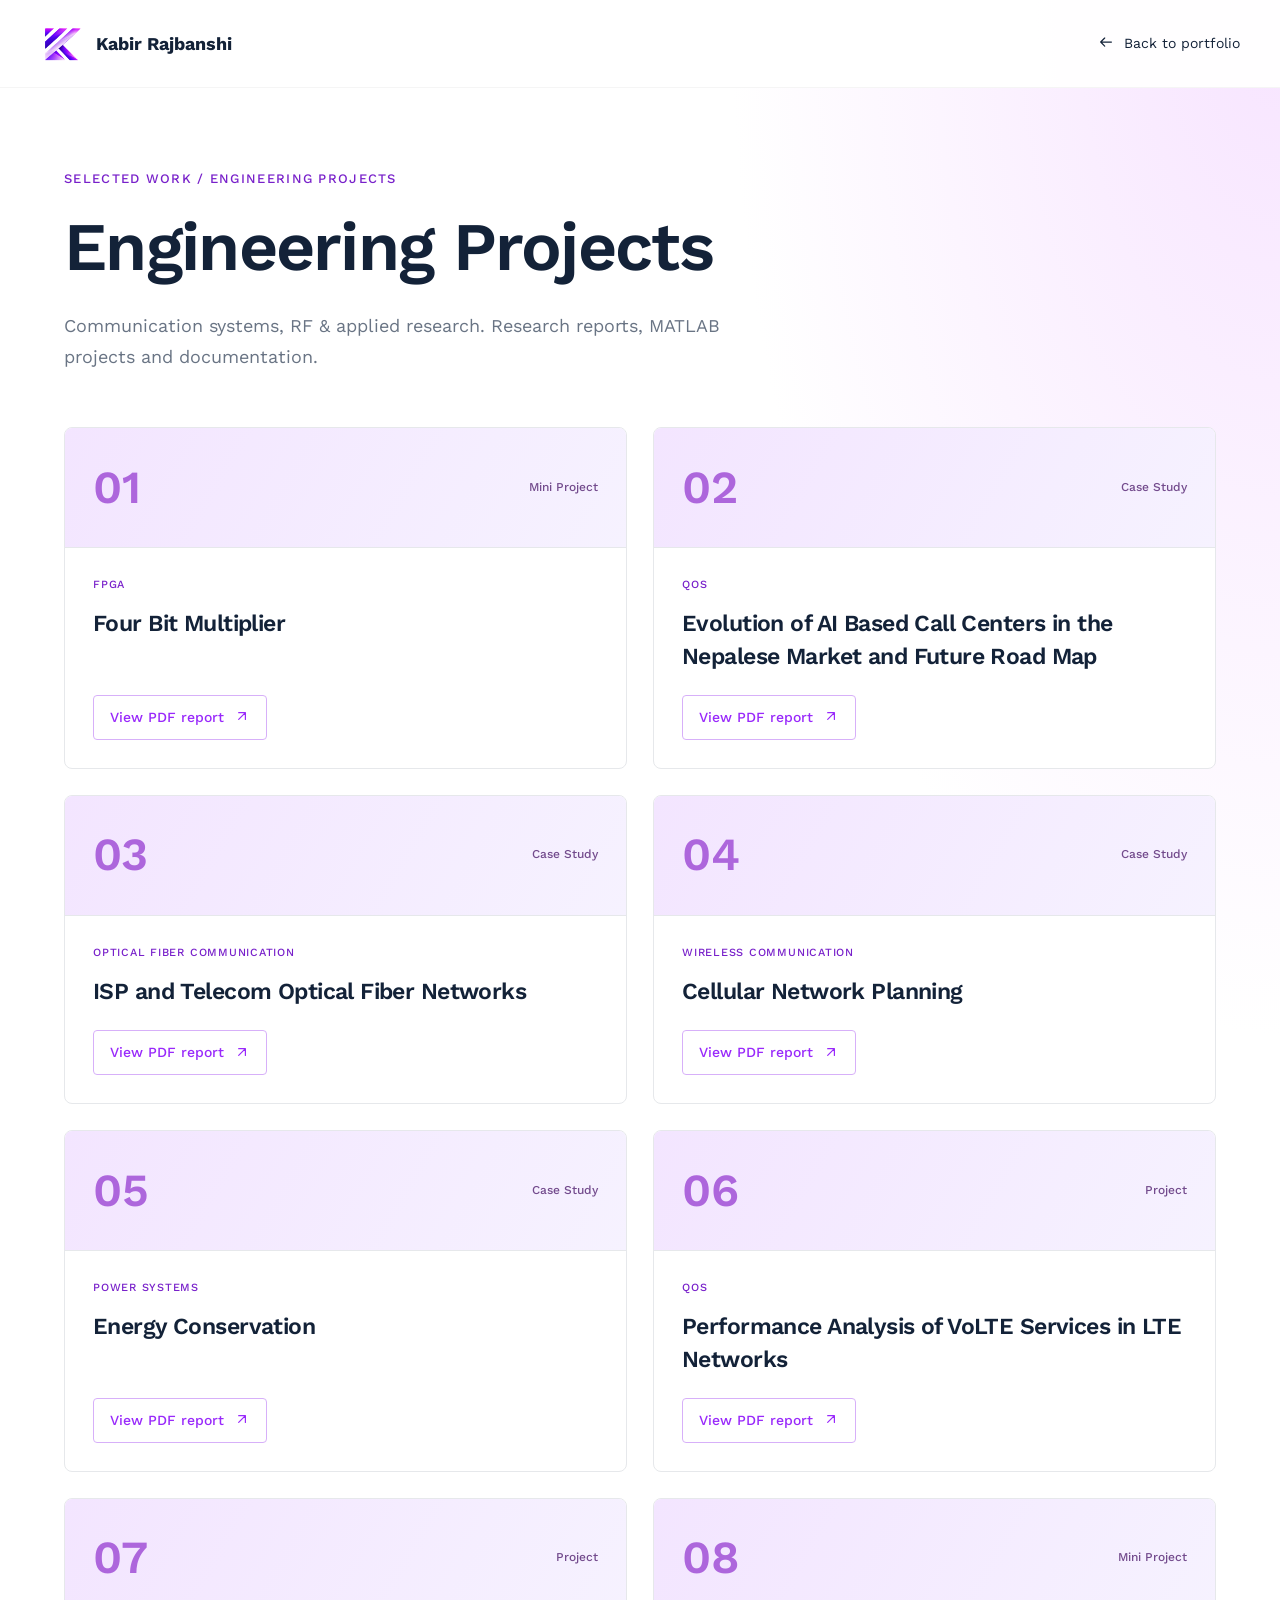
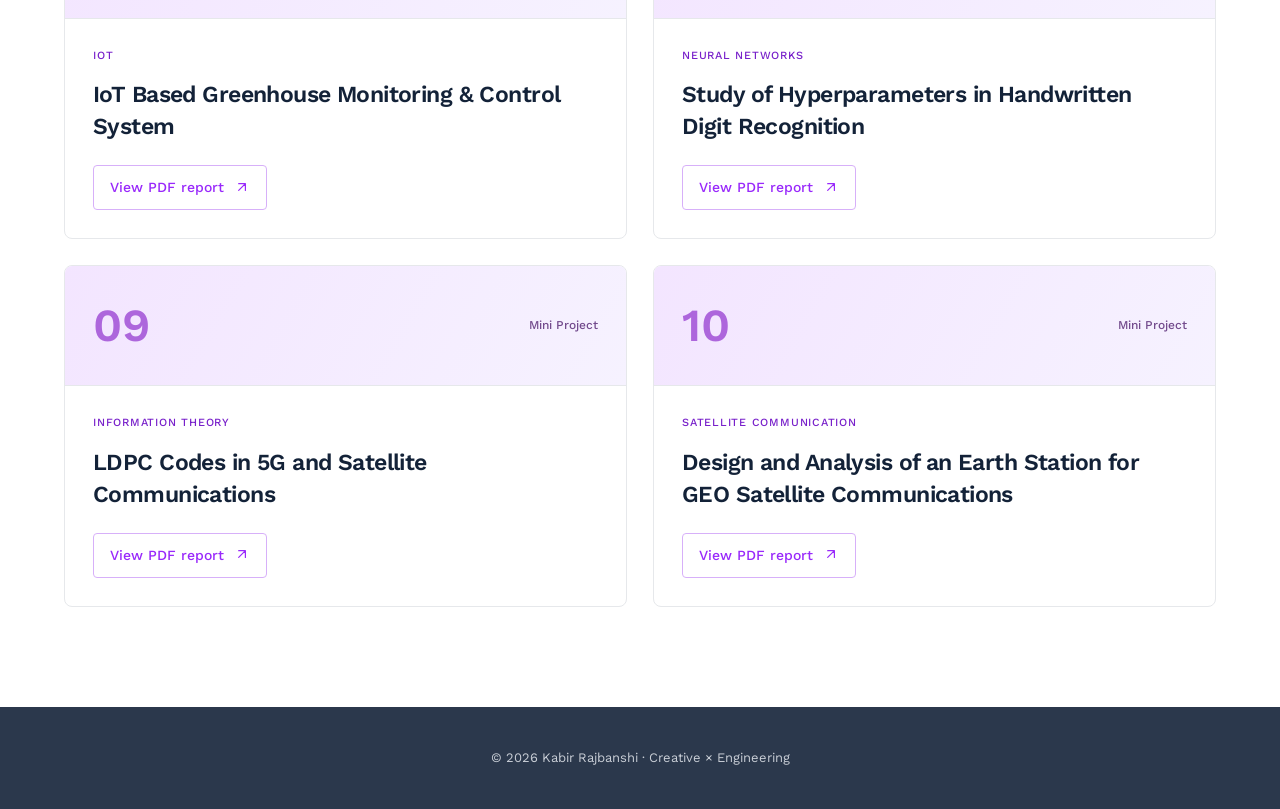
<file: engineering-projects.html>
<!doctype html><html lang="en"><head><meta charset="utf-8"><meta name="viewport" content="width=device-width,initial-scale=1"><title>Kabir Rajbanshi | Portfolio Website</title><meta name="description" content="Research reports, MATLAB projects and documentation"><link rel="preconnect" href="https://fonts.googleapis.com"><link href="https://fonts.googleapis.com/css2?family=Work+Sans:wght@300;400;500;600;700&display=swap" rel="stylesheet"><link rel="stylesheet" href="site.css?v=svg-icons-1"><link rel="icon" type="image/png" href="assets/kabir-logo.png"><link rel="apple-touch-icon" href="assets/kabir-logo.png"><meta name="theme-color" content="#9929fb"></head><body class="collection"><nav><a href="index.html" class="collection-brand"><img class="brand-logo" src="assets/kabir-logo.png" alt="" width="44" height="44"><strong>Kabir Rajbanshi</strong></a><a href="index.html#portfolio"><svg class="icon" viewBox="0 0 24 24" fill="none" stroke="currentColor" stroke-width="1.8" stroke-linecap="round" stroke-linejoin="round" aria-hidden="true" focusable="false"><path d="M20 12H4m6-6-6 6 6 6"/></svg> Back to portfolio</a></nav><main><div class="eyebrow">Selected work / Engineering Projects</div><h1>Engineering Projects</h1><p class="intro">Communication systems, RF & applied research. Research reports, MATLAB projects and documentation.</p><div class="grid"><article class="item"><div class="project-cover" aria-hidden="true"><span class="project-number">01</span><span class="project-type">Mini Project</span></div><div class="item-body"><small>FPGA</small><h2>Four Bit Multiplier</h2><a href="https://drive.google.com/file/d/16qbgXaypLBNYx62tVYbeG0kxxLy0d1Qc/view?usp=drive_link" target="_blank" rel="noopener noreferrer">View PDF report <svg class="icon" viewBox="0 0 24 24" fill="none" stroke="currentColor" stroke-width="1.8" stroke-linecap="round" stroke-linejoin="round" aria-hidden="true" focusable="false"><path d="M7 17 17 7M7 7h10v10"/></svg></a></div></article><article class="item"><div class="project-cover" aria-hidden="true"><span class="project-number">02</span><span class="project-type">Case Study</span></div><div class="item-body"><small>QoS</small><h2>Evolution of AI Based Call Centers in the Nepalese Market and Future Road Map</h2><a href="https://drive.google.com/file/d/1ki6sVvP_AJzPqy-i6PZV98TFJocp9WZq/view?usp=sharing" target="_blank" rel="noopener noreferrer">View PDF report <svg class="icon" viewBox="0 0 24 24" fill="none" stroke="currentColor" stroke-width="1.8" stroke-linecap="round" stroke-linejoin="round" aria-hidden="true" focusable="false"><path d="M7 17 17 7M7 7h10v10"/></svg></a></div></article><article class="item"><div class="project-cover" aria-hidden="true"><span class="project-number">03</span><span class="project-type">Case Study</span></div><div class="item-body"><small>Optical Fiber Communication</small><h2>ISP and Telecom Optical Fiber Networks</h2><a href="https://drive.google.com/file/d/1ftk2ObnI3FcYJYVOEYvY80ARvytEfYgt/view?usp=sharing" target="_blank" rel="noopener noreferrer">View PDF report <svg class="icon" viewBox="0 0 24 24" fill="none" stroke="currentColor" stroke-width="1.8" stroke-linecap="round" stroke-linejoin="round" aria-hidden="true" focusable="false"><path d="M7 17 17 7M7 7h10v10"/></svg></a></div></article><article class="item"><div class="project-cover" aria-hidden="true"><span class="project-number">04</span><span class="project-type">Case Study</span></div><div class="item-body"><small>Wireless Communication</small><h2>Cellular Network Planning</h2><a href="https://drive.google.com/file/d/18wSxOjcrdTfStWyWqmU1FukMUFVKvAeM/view?usp=sharing" target="_blank" rel="noopener noreferrer">View PDF report <svg class="icon" viewBox="0 0 24 24" fill="none" stroke="currentColor" stroke-width="1.8" stroke-linecap="round" stroke-linejoin="round" aria-hidden="true" focusable="false"><path d="M7 17 17 7M7 7h10v10"/></svg></a></div></article><article class="item"><div class="project-cover" aria-hidden="true"><span class="project-number">05</span><span class="project-type">Case Study</span></div><div class="item-body"><small>Power Systems</small><h2>Energy Conservation</h2><a href="https://drive.google.com/file/d/1MVwkb-axTZwOeqDDFc8bou716Kfa3tCH/view?usp=sharing" target="_blank" rel="noopener noreferrer">View PDF report <svg class="icon" viewBox="0 0 24 24" fill="none" stroke="currentColor" stroke-width="1.8" stroke-linecap="round" stroke-linejoin="round" aria-hidden="true" focusable="false"><path d="M7 17 17 7M7 7h10v10"/></svg></a></div></article><article class="item"><div class="project-cover" aria-hidden="true"><span class="project-number">06</span><span class="project-type">Project</span></div><div class="item-body"><small>QoS</small><h2>Performance Analysis of VoLTE Services in LTE Networks</h2><a href="https://drive.google.com/file/d/1JnyztkwBgesjgaoMHfdQMo6aUPkEpBhj/view?usp=sharing" target="_blank" rel="noopener noreferrer">View PDF report <svg class="icon" viewBox="0 0 24 24" fill="none" stroke="currentColor" stroke-width="1.8" stroke-linecap="round" stroke-linejoin="round" aria-hidden="true" focusable="false"><path d="M7 17 17 7M7 7h10v10"/></svg></a></div></article><article class="item"><div class="project-cover" aria-hidden="true"><span class="project-number">07</span><span class="project-type">Project</span></div><div class="item-body"><small>IoT</small><h2>IoT Based Greenhouse Monitoring &amp; Control System</h2><a href="https://drive.google.com/file/d/1L6wCCbghZ1xprhP0BQ9bmOcRU-LC5fCF/view?usp=sharing" target="_blank" rel="noopener noreferrer">View PDF report <svg class="icon" viewBox="0 0 24 24" fill="none" stroke="currentColor" stroke-width="1.8" stroke-linecap="round" stroke-linejoin="round" aria-hidden="true" focusable="false"><path d="M7 17 17 7M7 7h10v10"/></svg></a></div></article><article class="item"><div class="project-cover" aria-hidden="true"><span class="project-number">08</span><span class="project-type">Mini Project</span></div><div class="item-body"><small>Neural Networks</small><h2>Study of Hyperparameters in Handwritten Digit Recognition</h2><a href="https://drive.google.com/file/d/1el2NlNUtdRlrckVNoaN0-Gym17LW9fS8/view?usp=sharing" target="_blank" rel="noopener noreferrer">View PDF report <svg class="icon" viewBox="0 0 24 24" fill="none" stroke="currentColor" stroke-width="1.8" stroke-linecap="round" stroke-linejoin="round" aria-hidden="true" focusable="false"><path d="M7 17 17 7M7 7h10v10"/></svg></a></div></article><article class="item"><div class="project-cover" aria-hidden="true"><span class="project-number">09</span><span class="project-type">Mini Project</span></div><div class="item-body"><small>INFORMATION THEORY</small><h2>LDPC Codes in 5G and Satellite Communications</h2><a href="https://drive.google.com/file/d/18gl3s5pfmPuJ83-y2NjbSx2tfGsW-1TX/view?usp=sharing" target="_blank" rel="noopener noreferrer">View PDF report <svg class="icon" viewBox="0 0 24 24" fill="none" stroke="currentColor" stroke-width="1.8" stroke-linecap="round" stroke-linejoin="round" aria-hidden="true" focusable="false"><path d="M7 17 17 7M7 7h10v10"/></svg></a></div></article><article class="item"><div class="project-cover" aria-hidden="true"><span class="project-number">10</span><span class="project-type">Mini Project</span></div><div class="item-body"><small>Satellite Communication</small><h2>Design and Analysis of an Earth Station for GEO Satellite Communications</h2><a href="https://drive.google.com/file/d/1bnGWAazBqn5HMoWspseDCSfRkedWSk18/view?usp=sharing" target="_blank" rel="noopener noreferrer">View PDF report <svg class="icon" viewBox="0 0 24 24" fill="none" stroke="currentColor" stroke-width="1.8" stroke-linecap="round" stroke-linejoin="round" aria-hidden="true" focusable="false"><path d="M7 17 17 7M7 7h10v10"/></svg></a></div></article></div></main><footer>© 2026 Kabir Rajbanshi · Creative × Engineering</footer></body></html>
</file>
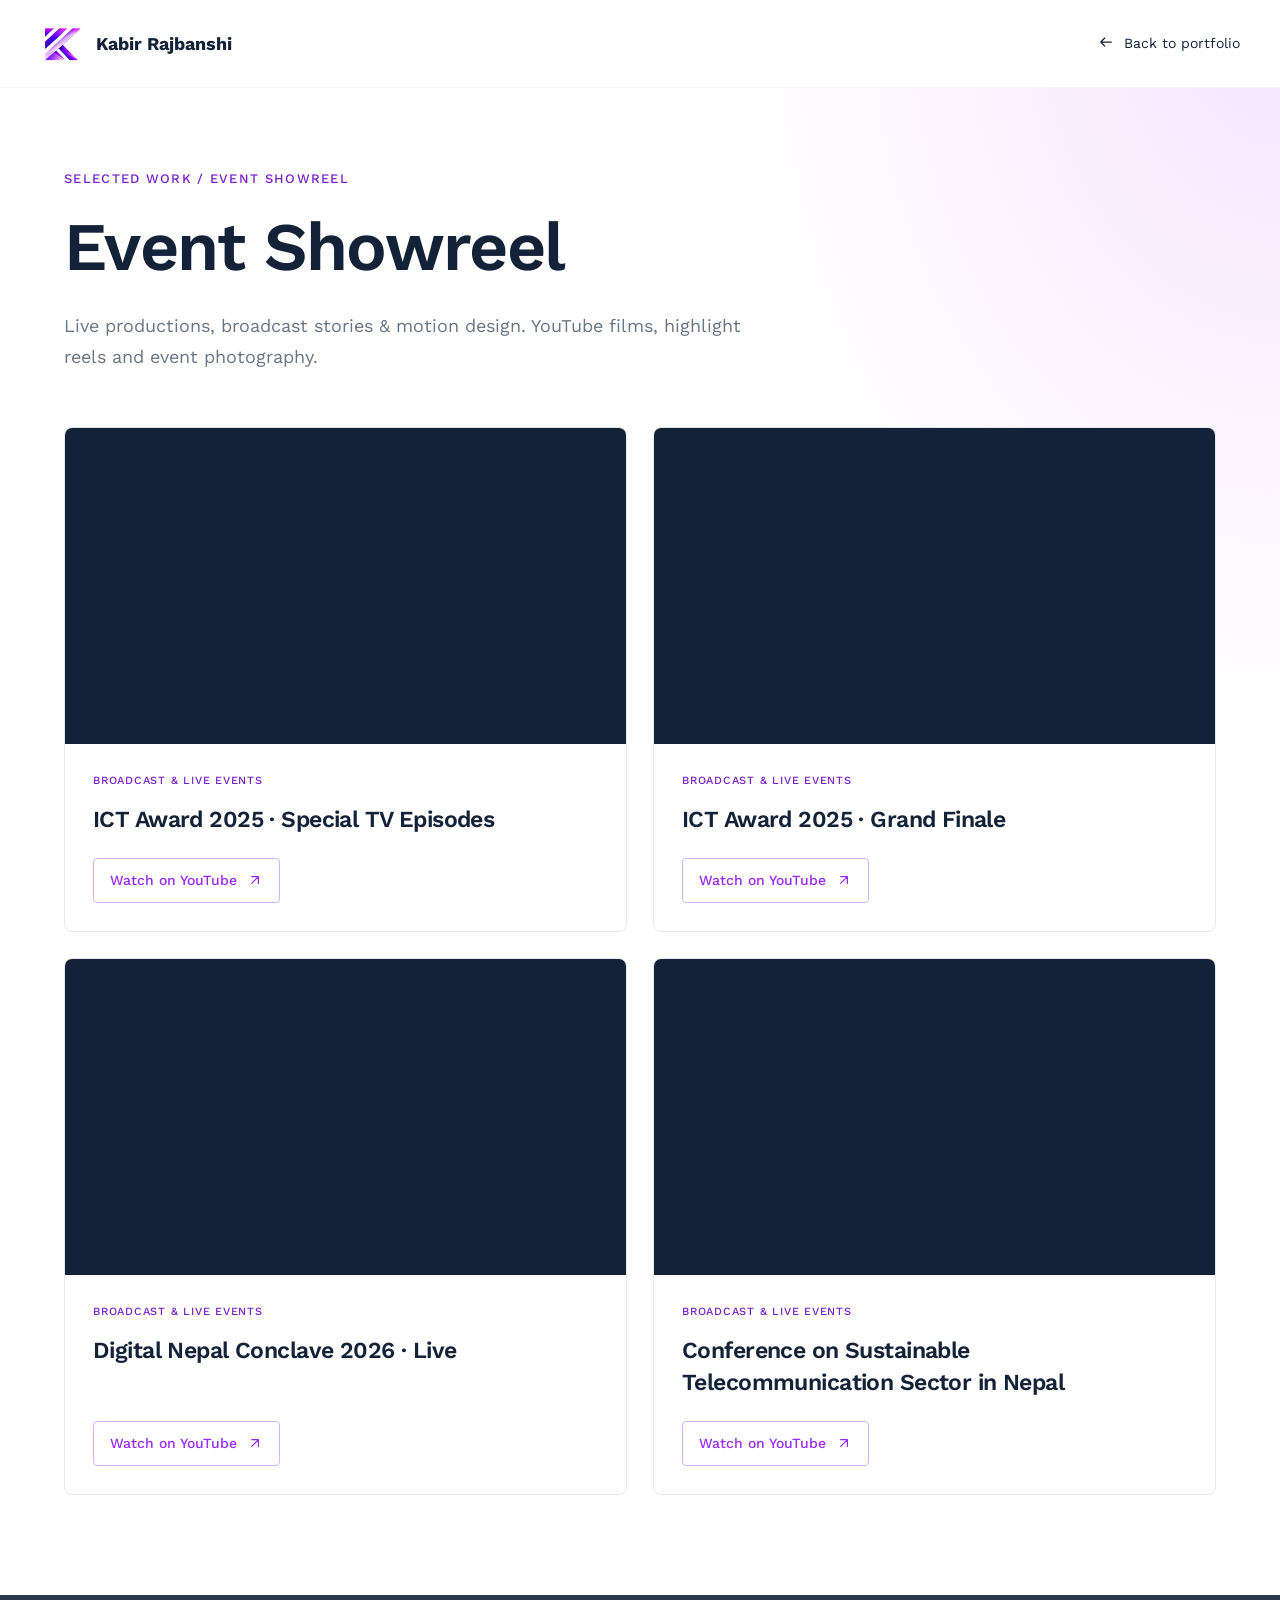
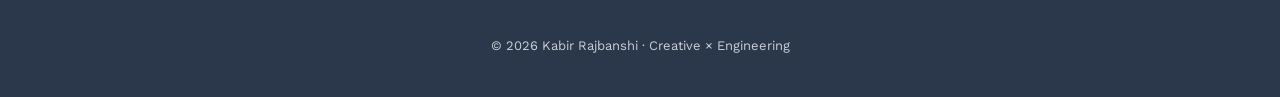
<file: event-showreel.html>
<!doctype html><html lang="en"><head><meta charset="utf-8"><meta name="viewport" content="width=device-width,initial-scale=1"><title>Kabir Rajbanshi | Portfolio Website</title><meta name="description" content="YouTube films, highlight reels and event photography"><link rel="preconnect" href="https://fonts.googleapis.com"><link href="https://fonts.googleapis.com/css2?family=Work+Sans:wght@300;400;500;600;700&display=swap" rel="stylesheet"><link rel="stylesheet" href="site.css?v=svg-icons-1"><link rel="icon" type="image/png" href="assets/kabir-logo.png"><link rel="apple-touch-icon" href="assets/kabir-logo.png"><meta name="theme-color" content="#9929fb"></head><body class="collection"><nav><a href="index.html" class="collection-brand"><img class="brand-logo" src="assets/kabir-logo.png" alt="" width="44" height="44"><strong>Kabir Rajbanshi</strong></a><a href="index.html#portfolio"><svg class="icon" viewBox="0 0 24 24" fill="none" stroke="currentColor" stroke-width="1.8" stroke-linecap="round" stroke-linejoin="round" aria-hidden="true" focusable="false"><path d="M20 12H4m6-6-6 6 6 6"/></svg> Back to portfolio</a></nav><main><div class="eyebrow">Selected work / Event Showreel</div><h1>Event Showreel</h1><p class="intro">Live productions, broadcast stories & motion design. YouTube films, highlight reels and event photography.</p><div class="grid"><article class="item"><iframe class="video-frame" src="https://www.youtube-nocookie.com/embed/SkjnzcXhNTc" title="ICT Award 2025 · Special TV Episodes" loading="lazy" allow="encrypted-media; picture-in-picture; fullscreen" allowfullscreen referrerpolicy="strict-origin-when-cross-origin"></iframe><div class="item-body"><small>Broadcast &amp; Live Events</small><h2>ICT Award 2025 · Special TV Episodes</h2><a href="https://youtu.be/SkjnzcXhNTc?si=_M2PdVsftQoflfra" target="_blank" rel="noopener noreferrer">Watch on YouTube <svg class="icon" viewBox="0 0 24 24" fill="none" stroke="currentColor" stroke-width="1.8" stroke-linecap="round" stroke-linejoin="round" aria-hidden="true" focusable="false"><path d="M7 17 17 7M7 7h10v10"/></svg></a></div></article><article class="item"><iframe class="video-frame" src="https://www.youtube-nocookie.com/embed/sWBu8PpOQg8?start=6514" title="ICT Award 2025 · Grand Finale" loading="lazy" allow="encrypted-media; picture-in-picture; fullscreen" allowfullscreen referrerpolicy="strict-origin-when-cross-origin"></iframe><div class="item-body"><small>Broadcast &amp; Live Events</small><h2>ICT Award 2025 · Grand Finale</h2><a href="https://www.youtube.com/watch?v=sWBu8PpOQg8&amp;t=6514s" target="_blank" rel="noopener noreferrer">Watch on YouTube <svg class="icon" viewBox="0 0 24 24" fill="none" stroke="currentColor" stroke-width="1.8" stroke-linecap="round" stroke-linejoin="round" aria-hidden="true" focusable="false"><path d="M7 17 17 7M7 7h10v10"/></svg></a></div></article><article class="item"><iframe class="video-frame" src="https://www.youtube-nocookie.com/embed/qXOcFwsHvvU?start=33473" title="Digital Nepal Conclave 2026 · Live" loading="lazy" allow="encrypted-media; picture-in-picture; fullscreen" allowfullscreen referrerpolicy="strict-origin-when-cross-origin"></iframe><div class="item-body"><small>Broadcast &amp; Live Events</small><h2>Digital Nepal Conclave 2026 · Live</h2><a href="https://www.youtube.com/watch?v=qXOcFwsHvvU&amp;t=33473s" target="_blank" rel="noopener noreferrer">Watch on YouTube <svg class="icon" viewBox="0 0 24 24" fill="none" stroke="currentColor" stroke-width="1.8" stroke-linecap="round" stroke-linejoin="round" aria-hidden="true" focusable="false"><path d="M7 17 17 7M7 7h10v10"/></svg></a></div></article><article class="item"><iframe class="video-frame" src="https://www.youtube-nocookie.com/embed/gZ6rpfZiKyA" title="Conference on Sustainable Telecommunication Sector in Nepal" loading="lazy" allow="encrypted-media; picture-in-picture; fullscreen" allowfullscreen referrerpolicy="strict-origin-when-cross-origin"></iframe><div class="item-body"><small>Broadcast &amp; Live Events</small><h2>Conference on Sustainable Telecommunication Sector in Nepal</h2><a href="https://www.youtube.com/watch?v=gZ6rpfZiKyA" target="_blank" rel="noopener noreferrer">Watch on YouTube <svg class="icon" viewBox="0 0 24 24" fill="none" stroke="currentColor" stroke-width="1.8" stroke-linecap="round" stroke-linejoin="round" aria-hidden="true" focusable="false"><path d="M7 17 17 7M7 7h10v10"/></svg></a></div></article></div></main><footer>© 2026 Kabir Rajbanshi · Creative × Engineering</footer></body></html>
</file>
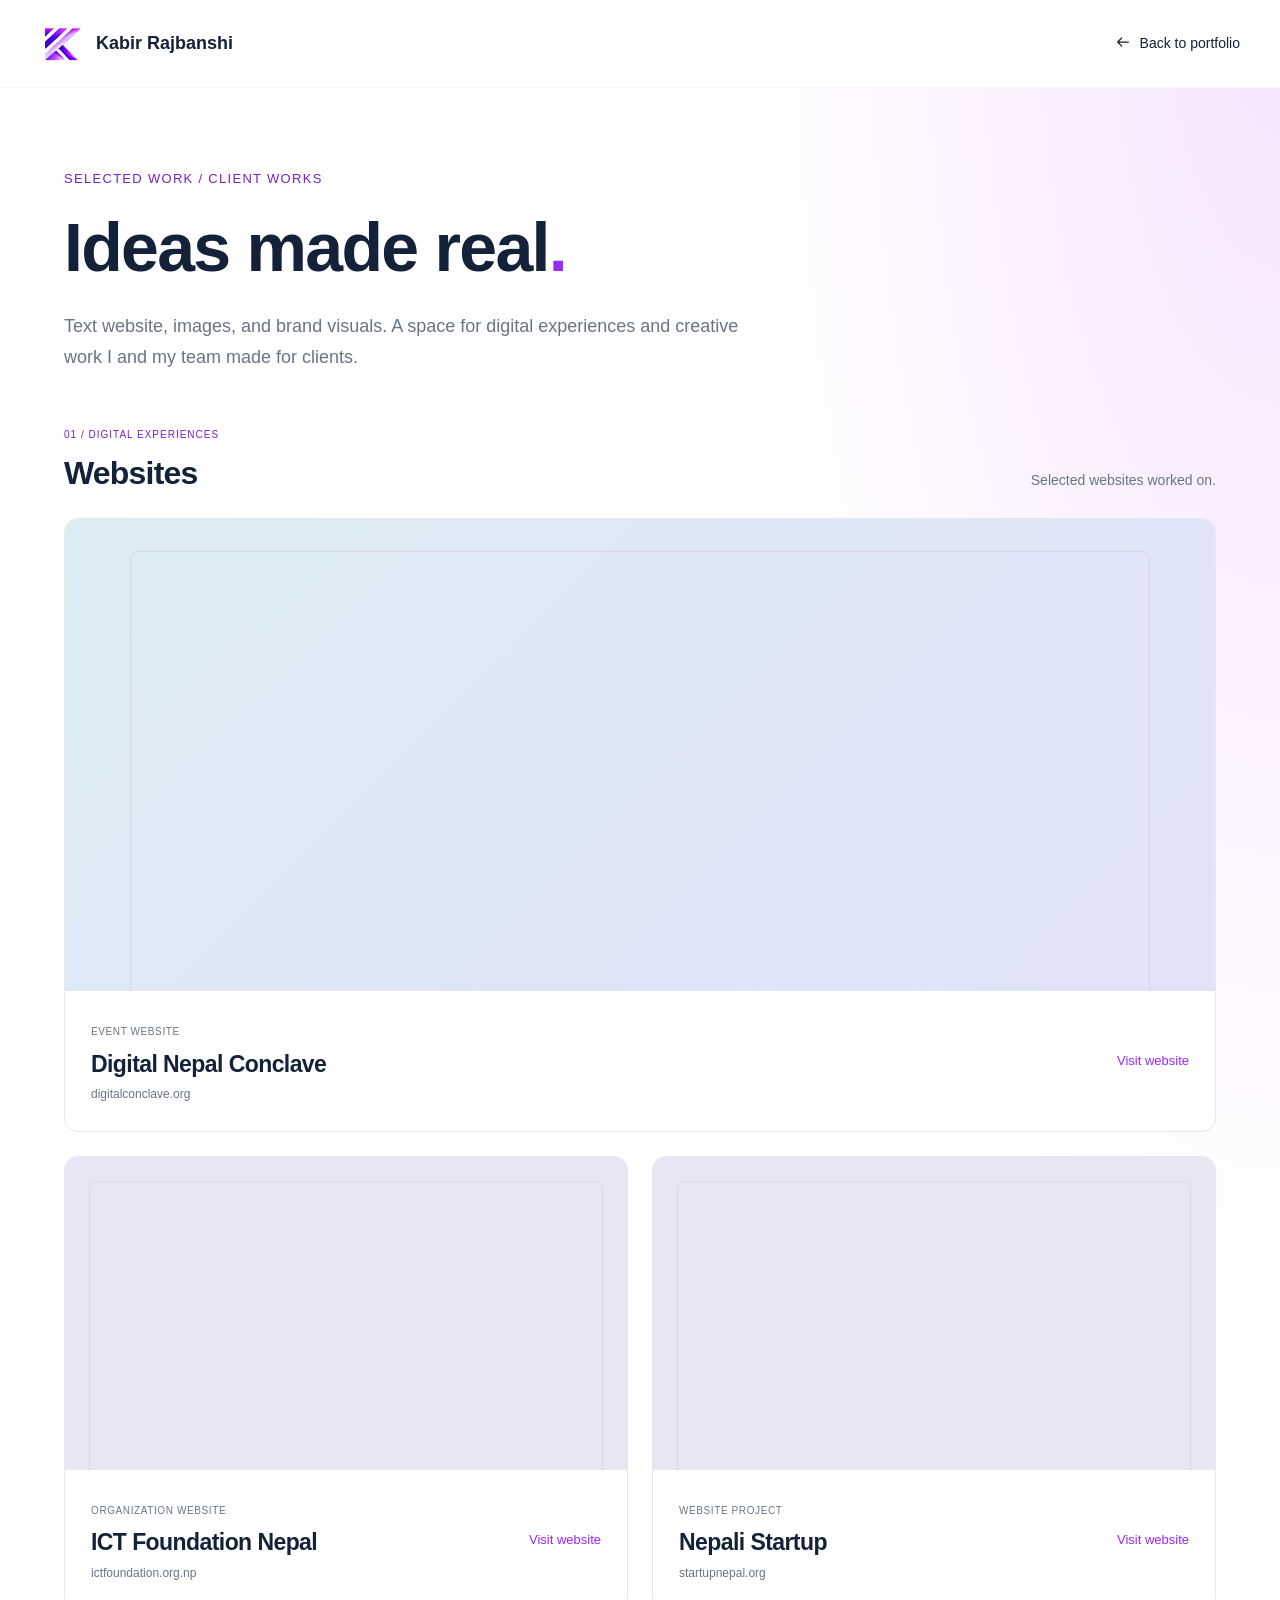
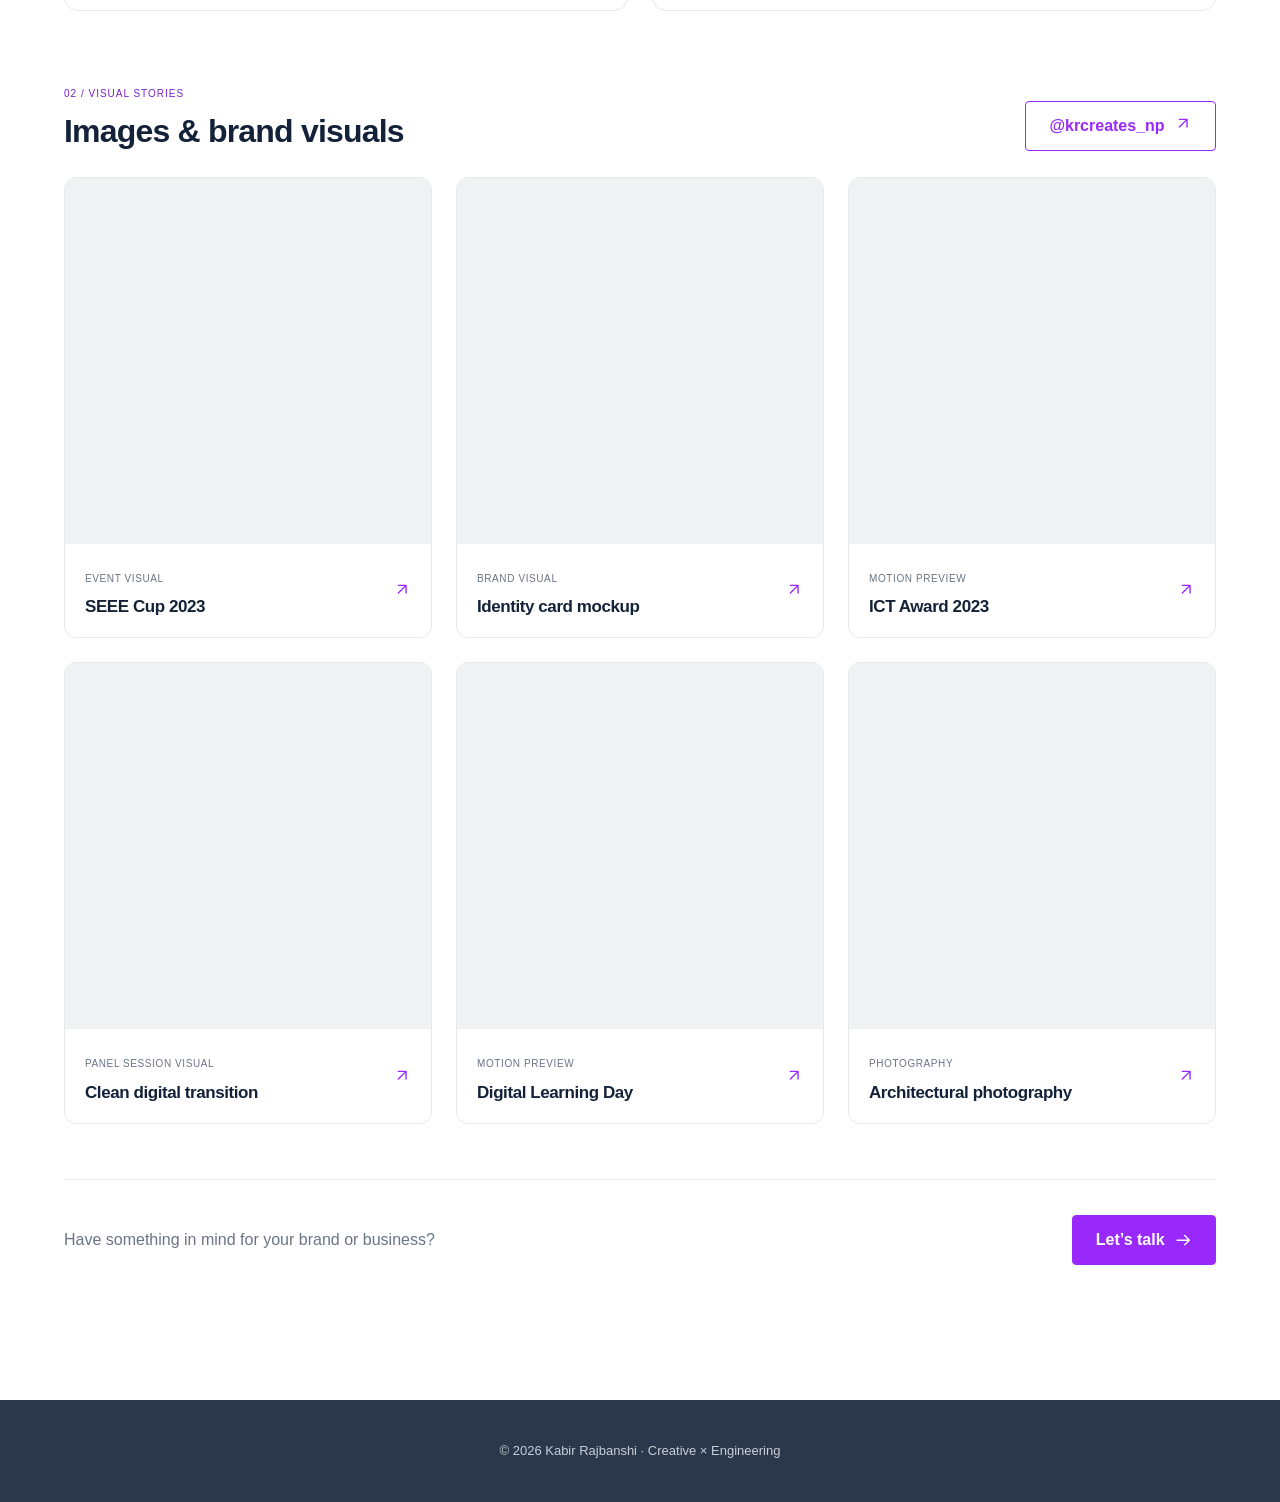
<file: graphics-design.html>
<!doctype html><html lang="en"><head><meta charset="utf-8"><meta name="viewport" content="width=device-width,initial-scale=1"><meta http-equiv="refresh" content="0;url=client-works.html"><title>Kabir Rajbanshi | Portfolio Website</title><link rel="canonical" href="client-works.html"><link rel="icon" type="image/png" href="assets/kabir-logo.png"><link rel="apple-touch-icon" href="assets/kabir-logo.png"><meta name="theme-color" content="#9929fb"></head><body><p>This collection has moved to <a href="client-works.html">Client Works</a>.</p></body></html>
</file>
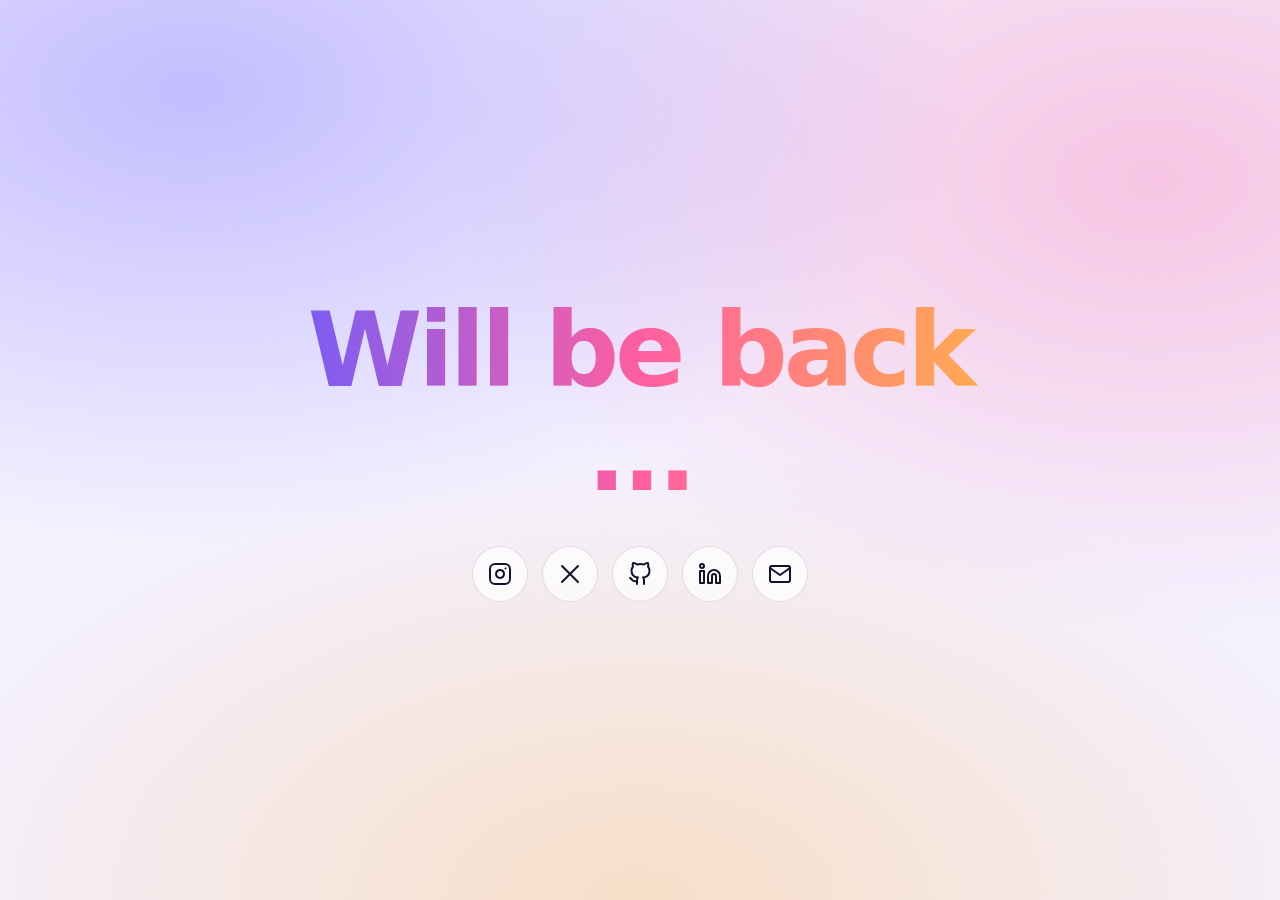
<file: under.html>
<!DOCTYPE html>
<html lang="en">
<head>
<meta charset="utf-8">
<meta name="viewport" content="width=device-width, initial-scale=1, viewport-fit=cover">
<title>Kabir Rajbanshi | Website</title>
<style>
:root{--bg:#f4f1ff;--text:#14122b;--g1:#6a5cff;--g2:#ff5fa2;--g3:#ffb347;--pill:rgba(255,255,255,.7);--line:rgba(20,18,43,.12);
box-sizing:border-box;padding-top:env(safe-area-inset-top,0px);padding-bottom:env(safe-area-inset-bottom,0px)}
@media (prefers-color-scheme:dark){:root:not([data-theme="light"]){--bg:#0d0b1e;--text:#f4f2ff;--pill:rgba(255,255,255,.06);--line:rgba(255,255,255,.14)}}
:root[data-theme="dark"]{--bg:#0d0b1e;--text:#f4f2ff;--pill:rgba(255,255,255,.06);--line:rgba(255,255,255,.14)}
html{scroll-padding-top:env(safe-area-inset-top,0px)}
*{box-sizing:border-box}
body{margin:0;min-height:100vh;display:flex;align-items:center;justify-content:center;padding:24px;text-align:center;color:var(--text);
font-family:system-ui,-apple-system,"Segoe UI",Roboto,sans-serif;
background:radial-gradient(60% 50% at 15% 10%,color-mix(in srgb,var(--g1) 35%,transparent),transparent),
radial-gradient(55% 50% at 90% 20%,color-mix(in srgb,var(--g2) 30%,transparent),transparent),
radial-gradient(60% 50% at 50% 100%,color-mix(in srgb,var(--g3) 30%,transparent),transparent),var(--bg)}
main{width:100%;max-width:760px}
h1{margin:0 0 40px;font-size:clamp(44px,12vw,104px);line-height:1;letter-spacing:-.04em;font-weight:800;
background:linear-gradient(90deg,var(--g1),var(--g2),var(--g3));-webkit-background-clip:text;background-clip:text;color:transparent}
nav{display:flex;flex-wrap:wrap;justify-content:center;gap:14px}
nav a{width:56px;height:56px;display:flex;align-items:center;justify-content:center;border-radius:50%;border:1px solid var(--line);background:var(--pill);color:var(--text);backdrop-filter:blur(6px);transition:border-color .15s,color .15s}
nav a:hover,nav a:focus-visible{border-color:var(--g2);color:var(--g2);outline:none}
svg{width:24px;height:24px;fill:none;stroke:currentColor;stroke-width:2;stroke-linecap:round;stroke-linejoin:round}
</style>
</head>
<body>
<main>
  <h1>Will be back ...</h1>
  <nav aria-label="Social links">
    <a href="https://instagram.com/rkbr234" aria-label="Instagram"><svg viewBox="0 0 24 24"><rect x="2" y="2" width="20" height="20" rx="5"/><path d="M16 11.37A4 4 0 1 1 12.63 8 4 4 0 0 1 16 11.37z"/><path d="M17.5 6.5h.01"/></svg></a>
    <a href="https://x.com/kabirrajbanshi" aria-label="X"><svg viewBox="0 0 24 24"><path d="M4 4l16 16M20 4L4 20"/></svg></a>
    <a href="https://github.com/rajkabir234" aria-label="GitHub"><svg viewBox="0 0 24 24"><path d="M9 19c-5 1.5-5-2.5-7-3m14 6v-3.87a3.37 3.37 0 0 0-.94-2.61c3.14-.35 6.44-1.54 6.44-7A5.44 5.44 0 0 0 20 4.77 5.07 5.07 0 0 0 19.91 1S18.73.65 16 2.48a13.38 13.38 0 0 0-7 0C6.27.65 5.09 1 5.09 1A5.07 5.07 0 0 0 5 4.77a5.44 5.44 0 0 0-1.5 3.78c0 5.42 3.3 6.61 6.44 7A3.37 3.37 0 0 0 9 18.13V22"/></svg></a>
    <a href="https://linkedin.com/in/kabir-rajbanshi" aria-label="LinkedIn"><svg viewBox="0 0 24 24"><path d="M16 8a6 6 0 0 1 6 6v7h-4v-7a2 2 0 0 0-2-2 2 2 0 0 0-2 2v7h-4v-7a6 6 0 0 1 6-6z"/><rect x="2" y="9" width="4" height="12"/><circle cx="4" cy="4" r="2"/></svg></a>
    <a href="mailto:rajkabir234@gmail.com" aria-label="Email"><svg viewBox="0 0 24 24"><path d="M4 4h16c1.1 0 2 .9 2 2v12c0 1.1-.9 2-2 2H4c-1.1 0-2-.9-2-2V6c0-1.1.9-2 2-2z"/><path d="M22 6l-10 7L2 6"/></svg></a>
  </nav>
</main>
</body>
</html>
</file>
<file: site.css>
:root{--purple:#9929fb;--purple-dark:#7820ca;--pale:#f3e6ff;--ink:#132238;--muted:#697484;--line:#e6e8eb;--soft:#f0f1f3;--white:#fff;--shadow:0 18px 60px rgba(28,32,45,.09)}
*,*::before,*::after{box-sizing:border-box}html{scroll-behavior:smooth;scroll-padding-top:100px}body{margin:0;color:var(--ink);background:white;font-family:'Work Sans',sans-serif;font-size:16px;line-height:1.65}a{color:var(--purple);text-decoration:none}button,input,textarea{font:inherit}img{max-width:100%}h1,h2,h3,p{margin-top:0}h1,h2,h3{line-height:1.2;letter-spacing:-.025em}h2{font-size:42px;font-weight:600}a,button{transition:background .2s,color .2s,box-shadow .2s,transform .2s}a:focus-visible,button:focus-visible,input:focus-visible,textarea:focus-visible{outline:3px solid var(--purple);outline-offset:4px}button{cursor:pointer}#cur-dot,#cur-ring,#bg-canvas{display:none}
nav{position:sticky;top:0;z-index:100;background:rgba(255,255,255,.97);display:flex;align-items:center;gap:28px;min-height:88px;padding:14px max(24px,calc((100vw - 1200px)/2));border-bottom:1px solid #f5f5f5}nav .nav-logo{display:flex;align-items:center;gap:12px;margin-right:auto;color:var(--ink);white-space:nowrap}.brand-mark{display:grid;place-items:center;background:var(--purple);color:#fff;width:52px;height:52px;border-radius:50%;font-size:28px;font-weight:600}.nav-logo strong{font-size:29px;letter-spacing:-1px}.nav-links{display:flex;align-items:center;gap:25px;list-style:none;margin:0;padding:0}.nav-links a{font-size:15px;font-weight:500;color:var(--ink)}.nav-links a:hover{color:var(--purple)}.nav-cta,.btn-solid{display:inline-flex;align-items:center;justify-content:center;background:var(--purple);border:1px solid var(--purple);color:#fff;font-weight:600;padding:12px 23px;border-radius:4px;line-height:1.5}.nav-cta:hover,.btn-solid:hover{background:var(--purple-dark);box-shadow:0 6px 20px #9929fb25}.btn-outline{display:inline-flex;padding:12px 23px;border:1px solid var(--purple);border-radius:4px;color:var(--purple);font-weight:600;line-height:1.5}.btn-outline:hover{background:var(--pale)}.menu-toggle{display:none}
#home{padding:90px 24px 95px;background:radial-gradient(ellipse at 98% 10%,#efd4fb 0,transparent 45%),radial-gradient(ellipse at 96% 100%,#def8f5 0,transparent 35%),#fff}.hero-inner{max-width:1200px;margin:auto;display:grid;grid-template-columns:1.1fr 1fr;align-items:center;gap:75px}.hero-eyebrow{color:var(--purple-dark);font-size:13px;font-weight:500;display:flex;gap:9px;align-items:center;margin-bottom:24px}.hero-eyebrow-dot{width:7px;height:7px;background:var(--purple);border-radius:50%}.hero-hd{font-size:clamp(44px,4.8vw,68px);font-weight:600;margin-bottom:24px;line-height:1.08;letter-spacing:-.045em}.hero-role{font-weight:500;color:var(--purple-dark);font-size:16px;margin-bottom:15px}.hero-desc{color:#556070;font-size:17px;line-height:1.7;margin-bottom:28px}.hero-desc strong{font-weight:500;color:var(--ink);background:linear-gradient(transparent 65%,#f2d8ff 65%)}.hero-btns{display:flex;flex-wrap:wrap;gap:14px}.hero-card{position:relative;background:#fff;border-radius:22px;box-shadow:var(--shadow);overflow:hidden}.hero-img{display:block;width:100%;height:auto;aspect-ratio: .9;object-fit:cover}.portrait-caption{display:flex;align-items:center;justify-content:center;gap:8px;font-size:12px;padding:17px;background:white;color:#556070}.portrait-caption>span{height:7px;width:7px;background:var(--purple);border-radius:50%}.hero-summary{display:grid;grid-template-columns:repeat(3,1fr);gap:3px;margin-top:52px}.hero-summary>div{background:#edd8ff88;text-align:center;padding:17px 6px}.hero-summary strong{display:block;font-weight:600;font-size:17px}.hero-summary span{font-size:11px;color:#596476;display:block;margin-top:4px}
.sec{padding:100px 24px}.sec-inner{max-width:1200px;margin:auto}.sec-label{font-size:13px;font-weight:600;letter-spacing:.12em;text-transform:uppercase;color:var(--purple-dark);margin-bottom:14px}.sec-title{font-size:42px;margin-bottom:45px;font-weight:600}.sec-title .acc{color:inherit}.sec-title .ital{font-style:normal}.sec-title .out{color:inherit}#portfolio .sec-label,#portfolio .sec-title{text-align:center}#portfolio{background:white}.port-grid{display:grid;grid-template-columns:repeat(3,minmax(0,1fr));gap:24px}.port-card{display:flex;flex-direction:column;border:1px solid var(--line);border-radius:8px;overflow:hidden;color:var(--ink);background:#fff;position:relative}.port-card:hover{box-shadow:var(--shadow);transform:translateY(-5px)}.port-img-wrap{aspect-ratio:16/10;background:var(--soft);overflow:hidden}.port-img{width:100%;height:100%;object-fit:cover;display:block}.port-info{padding:28px}.port-cat{font-size:11px;color:var(--muted);font-weight:500;text-transform:uppercase;letter-spacing:.03em}.port-title{font-size:23px;font-weight:600;line-height:1.3;margin:10px 0}.port-desc{font-size:14px;color:var(--muted);line-height:1.7}.port-hover{padding:0 28px 28px;margin-top:auto}.port-hover-btn{display:inline-block;border:1px solid #d7b0f9;color:var(--purple-dark);padding:9px 14px;border-radius:4px;font-weight:500;font-size:14px}
#about{background:var(--soft)}.about-grid{display:grid;grid-template-columns:1fr 1fr;gap:80px;background:white;padding:60px;border-radius:16px;box-shadow:var(--shadow)}.about-text{color:var(--muted);line-height:1.8;font-size:15px}.about-text strong{font-weight:500;color:#435065}.about-details{margin:28px 0}.detail-row{display:flex;gap:16px;padding:10px 0;border-bottom:1px solid var(--line);font-size:14px}.dk{min-width:55px;color:var(--muted)}.skills-label{font-size:20px;font-weight:600;margin-bottom:20px}.skill-block{padding:20px 22px;border-left:3px solid transparent;background:#fff;box-shadow:0 4px 25px #13223809;margin-bottom:14px;border-radius:6px}.skill-block:hover{border-color:var(--purple)}.sk-name{font-size:16px;font-weight:600}.sk-sub{font-size:13px;color:var(--muted);margin-top:6px}
#experience{background:#fff}.exp-grid{display:grid;grid-template-columns:repeat(2,minmax(0,1fr));gap:20px}.exp-card{padding:32px;border:1px solid var(--line);border-radius:8px;position:relative;background:#fff;overflow:hidden}.exp-num{position:absolute;right:18px;top:14px;color:#f1e1ff;font-size:48px;font-weight:600;line-height:1}.exp-period{position:relative;color:var(--purple-dark);font-size:12px;font-weight:500;margin-bottom:16px}.exp-title{position:relative;font-size:21px;font-weight:600;line-height:1.3;margin-bottom:7px}.exp-org{color:#556070;font-size:13px;margin-bottom:16px}.exp-desc{color:var(--muted);font-size:14px;line-height:1.8}
#education{background:var(--soft)}.edu-timeline{display:grid;grid-template-columns:1fr 1fr;gap:22px}.edu-item{background:white;padding:30px;border-radius:8px}.edu-year{color:var(--purple-dark);font-size:13px;font-weight:500;margin-bottom:12px}.edu-year br{display:none}.edu-year br::after{content:' – '}.edu-degree{font-size:20px;font-weight:600;line-height:1.3;margin-bottom:8px}.edu-inst{font-size:13px;color:var(--muted);margin-bottom:20px}.edu-tags{display:flex;flex-wrap:wrap;gap:7px}.edu-tag{background:#f5ecfc;color:#6c368e;font-size:11px;padding:5px 9px;border-radius:4px}
#clients{padding-top:80px!important;padding-bottom:80px!important}.featured-logos{display:grid;grid-template-columns:repeat(4,minmax(0,1fr));gap:20px}.featured-logo{display:flex;align-items:center;justify-content:center;padding:25px;border:1px solid var(--line);border-radius:8px;background:#fff;min-height:140px}.featured-logo img{width:100%;max-width:175px;height:88px;object-fit:contain}
#contact{background:linear-gradient(115deg,#f8efff,#f1fbfa);padding-bottom:110px}.contact-grid{display:grid;grid-template-columns:1fr 1fr;gap:75px;background:white;padding:60px;border-radius:14px;box-shadow:var(--shadow)}.contact-heading{font-size:30px;font-weight:600}.contact-desc{font-size:15px;color:var(--muted)}.c-links{display:grid;gap:10px;margin-top:25px}.c-link{display:flex;align-items:center;gap:16px;padding:14px;border-radius:6px;color:var(--ink)}a.c-link:hover{background:#f9f1ff}.c-link-icon{width:44px;height:44px;background:var(--pale);border-radius:6px;display:grid;place-items:center}.c-lbl{display:block;color:var(--muted);font-size:12px}.c-val{display:block;font-size:14px;overflow-wrap:anywhere}.form-row{display:grid;grid-template-columns:1fr 1fr;gap:20px}.form-group{margin-bottom:22px}.form-label{display:block;font-size:13px;color:#556070;margin-bottom:8px}.form-input,.form-textarea{border:0;border-bottom:1px solid #cfd3da;width:100%;padding:11px 0;background:#fff;color:var(--ink);border-radius:0}.form-input:focus,.form-textarea:focus{border-color:var(--purple)}.form-textarea{min-height:110px;resize:vertical}.form-note{color:var(--muted);font-size:12px;margin-top:16px}.project-cta{background:var(--ink);text-align:center;color:white;padding:80px 24px}.project-cta h2{font-size:42px}.project-cta p{color:#b6bdc7;max-width:560px;margin:0 auto 28px}.project-cta .btn-solid{margin-top:4px}footer{background:#2b384c;color:#c9ced6;padding:40px 24px}.foot-inner{max-width:1200px;margin:auto;display:flex;align-items:center;justify-content:space-between;gap:24px}.foot-brand{color:white;font-size:23px;font-weight:600}.foot-brand em{font-style:normal}.foot-meta{font-size:12px}.foot-links{display:flex;gap:20px}.foot-links a{color:#d8dce3;font-size:13px}
/* Collection pages use the same visual system. */
.collection{background:radial-gradient(ellipse at 100% 0,#f7e4ff,transparent 550px),white}.collection nav{position:relative;justify-content:space-between}.collection nav a{font-size:14px;color:var(--ink)}.collection nav strong{font-size:18px}.collection main{max-width:1200px;margin:auto;padding:80px 24px 100px}.collection h1{font-size:clamp(42px,6vw,68px);font-weight:600;margin:18px 0 22px}.eyebrow{color:var(--purple-dark);font-size:13px;font-weight:500;text-transform:uppercase;letter-spacing:.1em}.intro{font-size:18px;color:var(--muted);max-width:680px;line-height:1.7}.grid{display:grid;grid-template-columns:repeat(2,minmax(0,1fr));gap:26px;margin-top:55px}.item{border:1px solid var(--line);border-radius:8px;overflow:hidden;background:#fff;min-width:0;display:flex;flex-direction:column}.item:hover{box-shadow:var(--shadow)}.item-body{padding:28px;display:flex;flex-direction:column;flex:1}.item small{font-size:11px;text-transform:uppercase;letter-spacing:.07em;color:var(--purple-dark);font-weight:500}.item h2{font-size:23px;margin:14px 0 22px;line-height:1.4}.item p{font-size:14px;color:var(--muted)}.item-body>a{margin-top:auto;font-size:14px;font-weight:500;border:1px solid #d7b0f9;padding:10px 16px;align-self:flex-start;border-radius:4px}.item-body>a:hover{background:var(--pale)}.video-frame{width:100%;aspect-ratio:16/9;border:0;display:block;background:var(--ink)}.project-cover{height:120px;padding:24px 28px;display:flex;align-items:center;justify-content:space-between;background:linear-gradient(120deg,#f3e5ff,#f6f2ff);border-bottom:1px solid var(--line)}.project-number{font-size:46px;font-weight:600;color:#ad66dc}.project-type{font-size:12px;font-weight:500;color:#734b8d}.placeholder{aspect-ratio:16/9;display:grid;place-items:center;background:var(--pale);color:#794e98}.note{color:var(--muted);border-top:1px solid var(--line);margin-top:50px;padding-top:24px;font-size:14px}.collection footer{text-align:center;font-size:13px}
@media(min-width:1500px){#home{padding-top:110px;padding-bottom:110px}}@media(max-width:1050px){nav{gap:18px}.nav-links{gap:16px}.hero-inner{gap:40px}.hero-hd{font-size:52px}.about-grid,.contact-grid{gap:40px;padding:40px}.hero-summary strong{font-size:14px}}
@media(max-width:800px){nav{min-height:76px;padding:12px 20px;gap:16px}.brand-mark{width:42px;height:42px;font-size:24px}.nav-logo strong{font-size:25px}.menu-toggle{display:block;border:1px solid var(--line);background:white;border-radius:4px;padding:8px 12px;font-size:13px;color:var(--ink)}.nav-links{display:none;position:absolute;left:0;right:0;top:100%;background:white;box-shadow:0 14px 20px #13223815;padding:18px 24px}.nav-links.is-open{display:flex;flex-direction:column;align-items:stretch;gap:0}.nav-links a{display:block;padding:11px 0}.nav-cta{padding:9px 14px;font-size:14px}#home{padding:55px 24px 65px}.hero-inner{grid-template-columns:1fr;gap:40px}.hero-hd{font-size:clamp(39px,7.5vw,56px)}.hero-card{max-width:480px;width:100%;margin:auto}.hero-summary{margin-top:32px}.hero-summary strong{font-size:16px}.sec{padding:65px 24px}.sec-title,h2{font-size:34px}.port-grid{grid-template-columns:1fr}.port-card{max-width:600px;width:100%;margin:auto}.about-grid,.contact-grid{grid-template-columns:1fr;padding:30px;gap:32px}.exp-grid,.edu-timeline{grid-template-columns:1fr}.featured-logos{grid-template-columns:repeat(2,minmax(0,1fr));gap:12px}.featured-logo{padding:20px;min-height:120px}.grid{grid-template-columns:1fr}.collection main{padding-top:50px}.collection nav{gap:15px;flex-wrap:wrap}.project-cta h2{font-size:34px}.foot-inner{flex-direction:column;text-align:center}.project-cta{padding:65px 24px}}
@media(max-width:420px){.hero-summary strong{font-size:13px}.hero-summary span{font-size:10px}.hero-summary>div{padding:14px 4px}.hero-desc{font-size:16px}.about-grid,.contact-grid{padding:24px}.form-row{grid-template-columns:1fr;gap:0}.nav-logo strong{font-size:21px}.nav-cta{padding:9px 11px}.menu-toggle{padding:8px}.c-link{padding:10px 0}.c-link-icon{flex-shrink:0}.sec-title{font-size:30px}}
@media(prefers-reduced-motion:reduce){html{scroll-behavior:auto}*,*::before,*::after{transition:none!important;animation:none!important}}

.portrait-art{aspect-ratio:.9;position:relative;overflow:hidden;background:linear-gradient(145deg,#faf6ff,#efdfff 55%,#dddff7);display:flex;align-items:center;justify-content:center}.art-initials{position:relative;font-size:clamp(100px,14vw,190px);font-weight:600;color:#642b97;letter-spacing:-.09em;line-height:1}.art-initials>span{color:var(--purple)}.art-label{position:absolute;left:32px;top:30px;font-size:11px;letter-spacing:.16em;color:#754f96}.art-bottom{position:absolute;bottom:30px;left:32px;font-size:13px;font-weight:500;letter-spacing:.08em;color:#5e3d79}.art-bottom small{font-size:12px;font-weight:400;letter-spacing:0}.art-orbit{position:absolute;border:1px solid #b980df55;border-radius:50%;height:380px;width:380px}.orbit-one{transform:translate(100px,-40px)}.orbit-two{transform:translate(-100px,120px);height:440px;width:440px}.category-art{height:100%;padding:24px;position:relative;overflow:hidden;display:flex;flex-direction:column;justify-content:space-between;background:linear-gradient(135deg,#ede0ff,#e1d5f5);color:#7235a1}.category-art>span{font-size:9px;letter-spacing:.12em;font-weight:500}.category-art>strong{font-size:78px;font-weight:500;line-height:1;align-self:center}.category-art>b{font-size:18px;font-weight:500}.category-2{background:linear-gradient(135deg,#ffe9ee,#f3dcf5);color:#985b83}.category-3{background:linear-gradient(135deg,#def0f1,#e5e8fb);color:#4c658c}

/* Seamless featured-logo marquee; the second group repeats the first. */
.logo-marquee{overflow:hidden;max-width:100%;mask-image:linear-gradient(to right,transparent,#000 3%,#000 97%,transparent)}
.logo-track{display:flex;width:max-content;animation:logo-scroll 32s linear infinite}
.logo-marquee .featured-logos{display:flex;flex:none;gap:20px;padding-right:20px}
.logo-marquee .featured-logo{flex:0 0 220px;width:220px;min-height:140px}
@keyframes logo-scroll{to{transform:translateX(-50%)}}
.logo-marquee:hover .logo-track,.logo-marquee.is-paused .logo-track{animation-play-state:paused}
.logo-controls{text-align:right;margin-top:18px}.logo-pause{color:var(--purple-dark);background:white;border:1px solid var(--line);border-radius:4px;font-size:13px;padding:7px 12px}.logo-pause:hover{background:var(--pale)}
@media(max-width:800px){.logo-marquee .featured-logo{flex-basis:175px;width:175px;min-height:120px}}
@media(prefers-reduced-motion:reduce){.logo-marquee{overflow-x:auto;mask-image:none}.logo-track{animation:none}.logo-copy,.logo-controls{display:none}.logo-marquee .featured-logos{padding-bottom:10px}}

/* Mixed-format client portfolio: larger web/system panels, smaller visual panels. */
.client-dot{color:var(--purple)}.collection-status{display:flex;align-items:center;gap:9px;font-size:12px;color:var(--muted);margin-top:25px}.collection-status>span{width:6px;height:6px;background:var(--purple);border-radius:50%}.bento-grid{display:grid;grid-template-columns:1.4fr 1fr;gap:24px;margin-top:42px}.bento-card{border:1px solid var(--line);border-radius:16px;overflow:hidden;display:flex;flex-direction:column;min-width:0;position:relative}.bento-top{display:flex;justify-content:space-between;padding:23px 26px 0;font-size:11px;font-weight:500;letter-spacing:.05em;text-transform:uppercase}.bento-top>span:last-child{font-size:21px;line-height:1}.bento-art{height:235px;display:flex;align-items:center;justify-content:center;padding:30px 40px}.bento-caption{padding:0 26px 27px}.bento-caption h2{font-size:25px;margin-bottom:8px}.bento-caption p{font-size:14px;color:#637084;max-width:380px;margin-bottom:17px}.coming-label{display:inline-block;font-size:10px;text-transform:uppercase;letter-spacing:.08em;opacity:.7}.bento-web{background:#f2e9fc;color:#58367d}.bento-design{background:#fcebef;color:#925675}.bento-system{background:#eaf1f8;color:#3c5872}.bento-more{background:#f0f1fa;color:#6c6097}.browser-art{width:100%;max-width:360px;background:white;border:1px solid #dfd1ee;border-radius:9px;transform:rotate(-3deg);box-shadow:0 15px 25px #7d409b12}.browser-dots{font-size:9px;letter-spacing:2px;color:#c7acd9;padding:9px 12px;border-bottom:1px solid #eee}.browser-content{display:grid;grid-template-columns:1fr 1fr;gap:25px;padding:30px 22px}.browser-content i{display:block;height:7px;background:#d8b4f3;width:100%;margin-bottom:9px;border-radius:3px}.browser-content i:nth-child(2){width:80%}.browser-content i:nth-child(3){width:55%}.browser-content b{display:block;width:52px;height:17px;background:#9929fb;border-radius:3px;margin-top:17px}.browser-content>span{background:linear-gradient(140deg,#ead5f9,#caa2eb);border-radius:40px 40px 7px 7px}.type-art strong{font-size:110px;font-weight:500;line-height:1;letter-spacing:-.09em}.type-art strong>span{font-size:65px;color:#c78ca7;vertical-align:top}.system-art{margin:30px 40px;width:calc(100% - 80px);height:175px;padding:0;background:#fff;border-radius:9px;box-shadow:0 12px 28px #254b7710;justify-content:stretch;transform:rotate(2deg);overflow:hidden}.system-sidebar{width:55px;height:100%;background:#d4e2f0;padding:25px 12px}.system-sidebar i{display:block;height:5px;margin-bottom:15px;background:#92adc9;border-radius:3px}.system-panels{flex:1;padding:22px}.system-panels>div{display:flex;gap:10px}.system-panels span{height:33px;background:#e6eff6;flex:1;border-radius:4px}.system-panels>b{display:flex;align-items:flex-end;gap:12px;height:73px;padding:12px 15px 0;border-bottom:1px solid #d9e4ef}.system-panels b i{flex:1;background:#a2bbd6;border-radius:3px 3px 0 0;height:40%}.system-panels b i:nth-child(2){height:65%}.system-panels b i:nth-child(3){height:50%}.system-panels b i:nth-child(4){height:85%}.system-panels b i:nth-child(5){height:100%}.shape-art>span{font-size:160px;font-weight:400;line-height:1;color:#b0a2d8}.client-contact{margin-top:55px;padding:35px 0;border-top:1px solid var(--line);display:flex;align-items:center;justify-content:space-between;gap:20px}.client-contact p{margin:0;color:var(--muted)}@media(max-width:700px){.bento-grid{grid-template-columns:1fr;gap:20px}.bento-art{height:210px}.system-art{height:155px}.client-contact{align-items:flex-start;flex-direction:column}.bento-caption h2{font-size:23px}}

.work-section-heading{display:flex;justify-content:space-between;align-items:end;gap:24px;margin:55px 0 26px}.work-section-heading h2{font-size:32px;margin:0}.work-section-heading p{color:var(--muted);font-size:14px;margin:0}.work-section-heading .eyebrow{font-size:10px;margin-bottom:10px}.website-bento{display:grid;grid-template-columns:1fr 1fr;gap:24px}.website-card{border:1px solid var(--line);border-radius:14px;overflow:hidden;background:white;min-width:0}.website-card-1{grid-column:1/-1}.website-preview{display:block;background:#e8e6f5;padding:24px 24px 0;overflow:hidden}.website-preview img{display:block;width:100%;height:auto;aspect-ratio:16/9;object-fit:cover;object-position:top;border-radius:7px 7px 0 0;border:1px solid #d9d6e6;border-bottom:0;transition:transform .3s}.website-card-1 .website-preview{padding:32px 65px 0;background:linear-gradient(135deg,#dcecf3,#e1e3f9)}.website-card-1 .website-preview img{max-height:440px;aspect-ratio:2.2}.website-preview:hover img{transform:translateY(-4px)}.website-caption{display:flex;align-items:center;justify-content:space-between;gap:18px;padding:26px}.website-caption span,.visual-caption>div>span{font-size:10px;text-transform:uppercase;letter-spacing:.06em;color:var(--muted)}.website-caption h3{font-size:23px;margin:7px 0}.website-caption p{font-size:12px;margin:0;color:var(--muted)}.visit-site{font-size:13px;font-weight:500;white-space:nowrap}.startup-wordmark{aspect-ratio:16/9;display:flex;flex-direction:column;align-items:center;justify-content:center;background:linear-gradient(130deg,#f3e7ff,#e5d4f3);color:#62378a}.startup-wordmark>span{font-size:12px;letter-spacing:.35em}.startup-wordmark strong{font-size:clamp(35px,5vw,65px);letter-spacing:-.06em}.startup-wordmark strong>span{color:var(--purple)}.startup-wordmark small{font-size:12px;margin-top:9px}.visual-bento{display:grid;grid-template-columns:repeat(3,minmax(0,1fr));gap:24px}.visual-work{min-width:0;border:1px solid var(--line);border-radius:12px;background:#fff;overflow:hidden;display:flex;flex-direction:column;color:var(--ink)}.visual-image{background:#f1f2f4;aspect-ratio:1;display:flex;align-items:center;justify-content:center;padding:12px}.visual-image img{display:block;width:100%;height:100%;object-fit:contain;transition:transform .25s}.visual-work:hover img{transform:scale(1.025)}.visual-caption{padding:20px;display:flex;align-items:center;justify-content:space-between;gap:12px;flex:1}.visual-caption h3{font-size:17px;margin:7px 0 0}.visual-caption>span{color:var(--purple)}.client-visuals{margin-top:75px}@media(max-width:800px){.website-caption{align-items:flex-start;flex-direction:column}.visual-bento{grid-template-columns:repeat(2,minmax(0,1fr))}.website-card-1 .website-preview{padding:24px 24px 0}.work-section-heading{align-items:flex-start;flex-direction:column}.work-section-heading h2{font-size:28px}}@media(max-width:540px){.website-bento,.visual-bento{grid-template-columns:1fr}.website-card-1{grid-column:auto}.website-preview,.website-card-1 .website-preview{padding:16px 16px 0}.website-card-1 .website-preview img{aspect-ratio:16/9}.website-caption{padding:22px}.visual-image{aspect-ratio:1}.client-visuals{margin-top:55px}}

.brand-logo{display:block;width:52px;height:52px;object-fit:contain;flex-shrink:0}.collection-brand,.foot-brand{display:flex;align-items:center;gap:12px}.collection-brand .brand-logo,.foot-brand .brand-logo{width:44px;height:44px}.foot-brand{gap:9px}.foot-brand em{margin-left:-3px}@media(max-width:800px){.nav-logo .brand-logo{width:42px;height:42px}.collection-brand .brand-logo{width:38px;height:38px}}

.exp-category{display:inline-block;color:var(--purple-dark);background:var(--pale);font-size:11px;font-weight:600;letter-spacing:.06em;padding:4px 9px;border-radius:4px;margin-bottom:16px}.exp-card .exp-desc{margin-bottom:0}.exp-card .exp-title{margin-top:0}

/* Consistent vector icons inherit surrounding text color. */
.icon{display:inline-block;width:1.15em;height:1.15em;vertical-align:-.18em;flex-shrink:0}.btn-solid,.btn-outline,.nav-cta{gap:9px}.c-link-icon .icon{width:22px;height:22px}.category-art>strong .icon{width:78px;height:78px;vertical-align:middle}.menu-toggle .icon{width:16px;height:16px;margin-left:4px}.port-hover-btn .icon,.item-body>a .icon,.visual-caption .icon{margin-left:5px}.startup-wordmark .icon{width:.75em;height:.75em}.collection nav>a .icon{margin-right:5px}

.exp-header{display:flex;align-items:center;justify-content:space-between;gap:16px;margin-bottom:22px;min-height:66px}.exp-header .exp-category{margin-bottom:0}.exp-logos{display:flex;align-items:center;gap:16px;min-width:0}.exp-logos img{display:block;width:70px;height:64px;object-fit:contain}.exp-logos img+img{width:100px}.exp-logos>.icon{width:46px;height:46px;padding:10px;box-sizing:content-box;background:var(--pale);color:var(--purple-dark);border-radius:10px}@media(max-width:420px){.exp-header{gap:10px}.exp-logos{gap:10px}.exp-logos img{width:56px;height:56px}.exp-logos img+img{width:75px}}

.hero-socials{display:flex;align-items:center;gap:16px;margin-top:28px}.hero-socials>span{font-size:12px;color:var(--muted)}.social-links{display:flex;align-items:center;gap:10px;flex-wrap:wrap}.social-links a{display:inline-flex;align-items:center;justify-content:center;width:44px;height:44px;color:var(--purple-dark);background:#ffffffb3;border:1px solid #dfcbee;border-radius:7px}.social-links a:hover{background:var(--purple);color:white;border-color:var(--purple);transform:translateY(-2px)}.social-links svg{width:20px;height:20px}.hero-socials+.hero-summary{margin-top:30px}@media(max-width:420px){.hero-socials{gap:12px}.social-links{gap:8px}}
</file>
